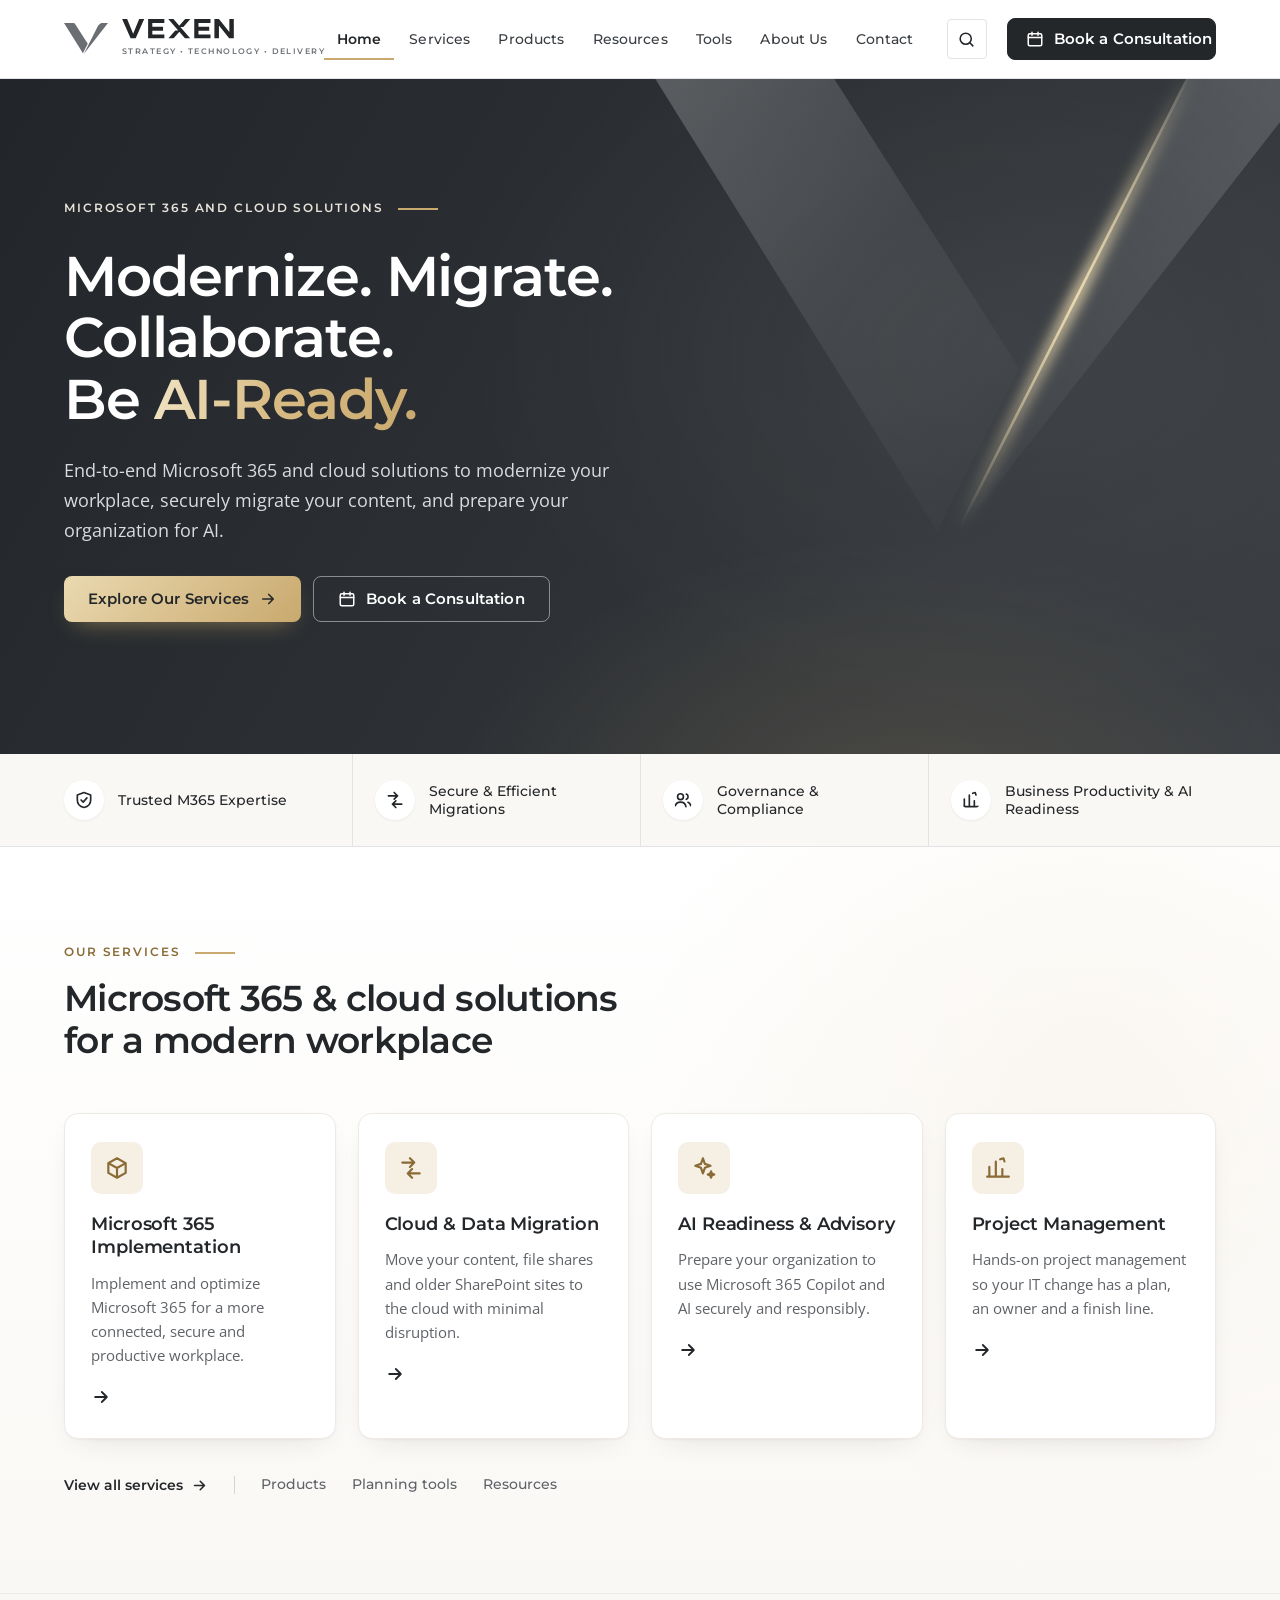
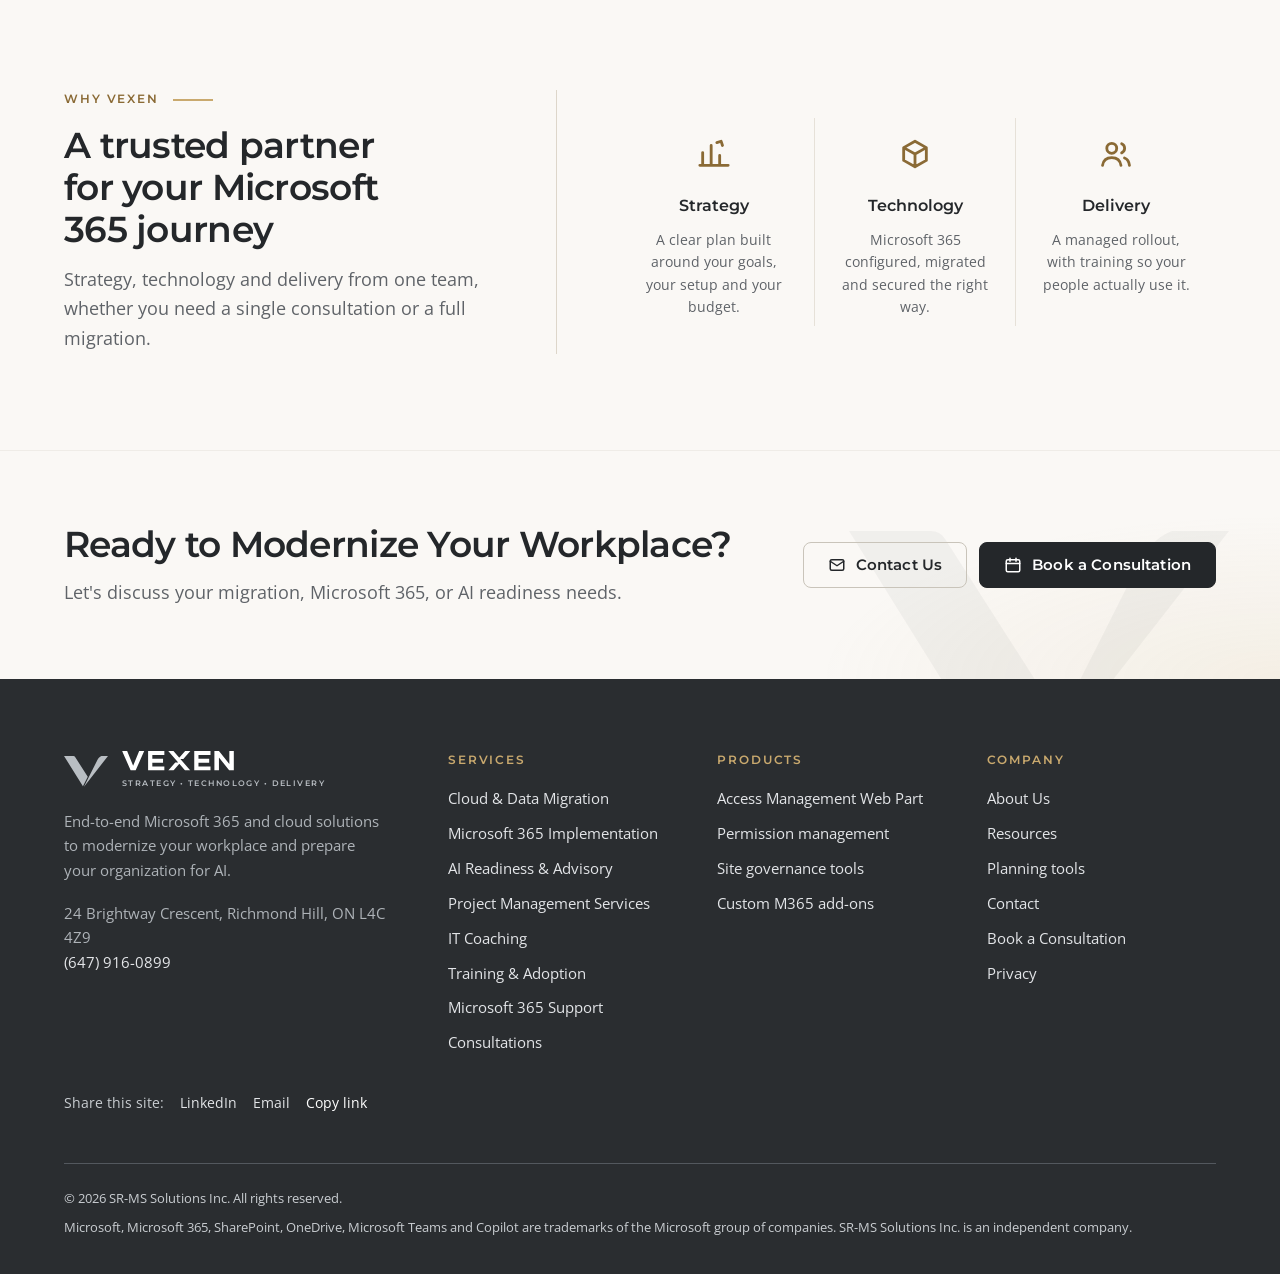
<file: index.html>
<!DOCTYPE html>
<html lang="en">
<head>
<meta charset="utf-8">
<meta name="viewport" content="width=device-width, initial-scale=1">
<title>SR-MS Solutions Inc.</title>
<meta name="theme-color" content="#3C4043">
<link rel="canonical" href="https://vexen.ca/">
<link rel="icon" href="favicon.svg" type="image/svg+xml">
<meta property="og:type" content="website">
<meta property="og:title" content="SR-MS Solutions Inc.">
<meta property="og:description" content="Microsoft 365 and cloud solutions: migration, implementation, AI readiness and SharePoint products.">
<meta property="og:url" content="https://vexen.ca/">
<meta name="twitter:card" content="summary">
<script type="application/ld+json">{"@context":"https://schema.org","@type":"ProfessionalService","name":"SR-MS Solutions Inc.","url":"https://vexen.ca/","description":"Microsoft 365 and cloud solutions, services and consultations: migration, implementation, AI readiness and SharePoint products.","telephone":"+1-647-916-0899","address":{"@type":"PostalAddress","streetAddress":"24 Brightway Crescent","addressLocality":"Richmond Hill","addressRegion":"ON","postalCode":"L4C 4Z9","addressCountry":"CA"},"knowsAbout":["Microsoft 365","SharePoint migration","Microsoft Teams","OneDrive","Microsoft 365 Copilot readiness"]}</script>
<meta name="description" content="SR-MS Solutions Inc. provides Microsoft 365 and cloud solutions, services and consultations: migration, implementation, AI readiness and SharePoint products.">
<link rel="preconnect" href="https://fonts.googleapis.com">
<link rel="preconnect" href="https://fonts.gstatic.com" crossorigin>
<link href="https://fonts.googleapis.com/css2?family=JetBrains+Mono:wght@400;500&family=Open+Sans:wght@400;500;600;700&display=swap" rel="stylesheet">
<style>
:root{color-scheme:light;--bg:#FFFFFF;--soft:#F4F6F8;--surface:#FFFFFF;--ink:#1A2330;--muted:#566170;--line:#DDE2E8;--brand:#0067B8;--violet:#0067B8;--teal:#0067B8;--pink:#0067B8;--ok:#0B7F4C;--wait:#A85507;--deep:#0C2340;--deep-ink:#FFFFFF;--deep-muted:#B7C4D6;--deep-line:#21395A;--grad:linear-gradient(100deg,var(--brand),var(--violet) 55%,var(--pink));--shadow:0 1px 2px rgba(0,0,0,.06);--shadow-lg:0 4px 14px rgba(0,0,0,.08);--font:"Segoe UI","Open Sans",system-ui,-apple-system,"Helvetica Neue",Arial,sans-serif;--mono:"JetBrains Mono",ui-monospace,Consolas,monospace;--wrap:1200px}
*,*::before,*::after{box-sizing:border-box}
html{scroll-behavior:smooth}
body{margin:0;background:var(--bg);color:var(--ink);font-family:var(--font);font-size:16.5px;line-height:1.65;-webkit-font-smoothing:antialiased}
img,svg{max-width:100%}
a{color:var(--brand)}
h1,h2,h3,h4,p,ul,ol{margin:0}
ul,ol{padding:0;list-style:none}
h1,h2{font-weight:800;text-wrap:balance;overflow-wrap:break-word}
h1{font-size:clamp(2.4rem,5.2vw,4.3rem);line-height:1.05;letter-spacing:-.035em}
h2{font-size:clamp(1.8rem,3.3vw,2.7rem);line-height:1.12;letter-spacing:-.03em}
h3{font-size:1.15rem;font-weight:700;line-height:1.3;letter-spacing:-.01em;text-wrap:balance}
h4{font-size:1rem;font-weight:700}
:focus-visible{outline:3px solid var(--brand);outline-offset:3px;border-radius:8px}
.wrap{width:100%;max-width:var(--wrap);margin:0 auto;padding:0 24px}
.label{display:inline-flex;width:fit-content;justify-self:start;align-items:center;gap:8px;font-size:.8rem;font-weight:700;letter-spacing:.01em;color:var(--brand);background:color-mix(in srgb,var(--brand) 10%,transparent);padding:6px 14px;border-radius:999px}
.lede{font-size:1.12rem;color:var(--muted);max-width:60ch}
.section{padding:96px 0}
.soft{background:var(--soft)}
.section-head{display:grid;gap:16px;margin-bottom:48px;max-width:760px}
.skip{position:absolute;left:-999px;top:8px;background:var(--brand);color:#fff;padding:8px 14px;border-radius:999px;z-index:60}
.skip:focus{left:12px}
.mesh{position:relative;isolation:isolate;overflow:hidden}
.mesh::before{content:"";position:absolute;inset:0;z-index:-1;background:radial-gradient(55% 70% at 88% 8%,color-mix(in srgb,var(--violet) 26%,transparent),transparent 70%),radial-gradient(45% 60% at 4% 0%,color-mix(in srgb,var(--brand) 22%,transparent),transparent 70%),radial-gradient(40% 55% at 62% 100%,color-mix(in srgb,var(--teal) 16%,transparent),transparent 70%),radial-gradient(30% 40% at 100% 80%,color-mix(in srgb,var(--pink) 14%,transparent),transparent 70%)}
.btn{display:inline-flex;align-items:center;gap:10px;font:700 .98rem var(--font);padding:13px 22px;border-radius:999px;border:1.5px solid transparent;text-decoration:none;cursor:pointer;transition:transform .18s,box-shadow .18s,background .18s}
.btn svg{width:18px;height:18px;flex:none}
.btn-primary{background:var(--grad);color:#fff;box-shadow:0 10px 24px -10px color-mix(in srgb,var(--violet) 80%,transparent)}
.btn-primary:hover{transform:translateY(-2px);box-shadow:0 16px 30px -10px color-mix(in srgb,var(--violet) 90%,transparent)}
.btn-ghost{border-color:var(--line);color:var(--ink);background:var(--surface)}
.btn-ghost:hover{border-color:var(--brand);transform:translateY(-2px)}
.more{display:inline-flex;align-items:center;gap:8px;font-weight:700;font-size:.95rem;text-decoration:none;color:var(--brand)}
.more svg{width:17px;height:17px;transition:transform .18s}
.more:hover svg{transform:translateX(4px)}
.site-head{position:sticky;top:0;z-index:40;padding:12px 0}
.head-row{position:relative;display:flex;align-items:center;gap:20px;min-height:64px;max-width:calc(var(--wrap) - 48px);margin:0 24px;padding:0 10px 0 18px;border-radius:999px;border:1px solid var(--line);background:color-mix(in srgb,var(--surface) 78%,transparent);backdrop-filter:blur(18px) saturate(1.4);-webkit-backdrop-filter:blur(18px) saturate(1.4);box-shadow:var(--shadow)}
@media (min-width:1248px){.head-row{margin:0 auto}
}
.logo{display:flex;align-items:center;gap:11px;text-decoration:none;color:var(--ink);margin-right:auto}
.logo svg{width:38px;height:38px;flex:none}
.logo b{display:block;font-weight:800;font-size:1.08rem;line-height:1.1;letter-spacing:-.02em}
.logo span{display:block;font-size:.66rem;font-weight:600;letter-spacing:.04em;color:var(--muted);margin-top:2px}
.nav{display:flex;align-items:center;gap:2px}
.nav a{padding:8px 14px;border-radius:999px;text-decoration:none;color:var(--ink);font-weight:600;font-size:.93rem;transition:background .15s}
.nav a:hover{background:color-mix(in srgb,var(--ink) 6%,transparent)}
.nav a[aria-current="page"]{background:color-mix(in srgb,var(--brand) 12%,transparent);color:var(--brand)}
.head-cta{padding:10px 18px;font-size:.92rem}
.menu-btn{display:none;background:none;border:0;border-radius:999px;padding:10px;color:var(--ink);cursor:pointer}
.menu-btn svg{width:22px;height:22px;display:block}
@media (max-width:1020px){.menu-btn{display:block}
.head-cta{display:none}
.nav{display:none;position:absolute;left:0;right:0;top:calc(100% + 10px);background:var(--surface);border:1px solid var(--line);border-radius:22px;box-shadow:var(--shadow-lg);flex-direction:column;align-items:stretch;padding:10px}
.nav.open{display:flex}
.nav a{padding:13px 16px}
}
@media (max-width:520px){.logo span{display:none}
.head-row{margin:0 14px}
}
.hero{margin-top:-88px;padding:160px 0 96px}
.hero-grid{display:grid;grid-template-columns:minmax(0,1.05fr) minmax(0,.95fr);gap:64px;align-items:center}
.hero h1 em{font-style:normal;background:var(--grad);-webkit-background-clip:text;background-clip:text;color:transparent}
.hero-copy{display:grid;gap:24px;min-width:0}
.hero-actions{display:flex;flex-wrap:wrap;gap:12px;margin-top:4px}
.hero-visual{position:relative;padding:0 0 118px 36px}
@media (max-width:980px){.hero-grid{grid-template-columns:1fr;gap:44px}
.hero{padding:130px 0 64px}
.hero-visual{padding:0}
}
.chip{font-size:.72rem;font-weight:700;padding:4px 11px;border-radius:999px;white-space:nowrap;align-self:start;color:var(--muted);background:color-mix(in srgb,currentColor 13%,transparent)}
.chip[data-s="copying"]{color:var(--brand)}
.chip[data-s="verified"],.chip[data-s="approved"]{color:var(--ok)}
.chip[data-s="pending"]{color:var(--wait)}
.manifest{background:color-mix(in srgb,var(--surface) 86%,transparent);backdrop-filter:blur(14px);-webkit-backdrop-filter:blur(14px);border:1px solid var(--line);border-radius:26px;box-shadow:var(--shadow-lg);font-size:.86rem}
.manifest-top{display:flex;justify-content:space-between;align-items:center;gap:12px;padding:18px 22px;border-bottom:1px solid var(--line);font-weight:700}
.manifest-top span:last-child{font-weight:600;color:var(--muted);font-size:.8rem}
.manifest ol{padding:6px 22px}
.manifest li{display:grid;grid-template-columns:minmax(0,1fr) auto;gap:8px 14px;padding:14px 0;border-bottom:1px solid var(--line)}
.manifest li:last-child{border-bottom:0}
.route{display:flex;flex-wrap:wrap;gap:4px 10px;min-width:0;font-family:var(--mono);font-size:.8rem}
.route .src{color:var(--muted)}
.route .arrow{color:var(--violet)}
.route .dst{color:var(--ink);font-weight:500}
.bar{grid-column:1/-1;height:6px;background:color-mix(in srgb,var(--ink) 8%,transparent);border-radius:6px;overflow:hidden}
.bar i{display:block;height:100%;width:0;border-radius:6px;background:var(--grad);transition:width .6s linear}
li[data-s="verified"] .bar i{background:var(--ok)}
.manifest-foot{padding:14px 22px;border-top:1px solid var(--line);color:var(--muted);font-size:.78rem}
.float-card{position:absolute;left:0;bottom:0;width:250px;background:var(--surface);border:1px solid var(--line);border-radius:22px;box-shadow:var(--shadow-lg);padding:18px;display:grid;gap:12px;font-size:.86rem}
.float-card .fc-top{display:flex;align-items:center;gap:10px;font-weight:700}
.float-card .fc-top svg{width:34px;height:34px;padding:7px;border-radius:11px;background:var(--grad);color:#fff;flex:none}
.float-card .ticks{gap:7px;font-size:.84rem}
@media (max-width:980px){.float-card{position:static;width:auto;margin-top:16px}
}
.trust{padding:0 0 8px;margin-top:-34px;position:relative;z-index:2}
.trust ul{display:grid;grid-template-columns:repeat(4,1fr);gap:14px}
.trust li{display:flex;align-items:center;gap:14px;padding:16px 18px;font-weight:700;font-size:.93rem;line-height:1.3;background:var(--surface);border:1px solid var(--line);border-radius:20px;box-shadow:var(--shadow)}
.trust svg{width:42px;height:42px;padding:10px;border-radius:13px;color:var(--brand);background:color-mix(in srgb,var(--brand) 11%,transparent);flex:none}
.trust li:nth-child(2) svg{color:var(--violet);background:color-mix(in srgb,var(--violet) 12%,transparent)}
.trust li:nth-child(3) svg{color:var(--teal);background:color-mix(in srgb,var(--teal) 13%,transparent)}
.trust li:nth-child(4) svg{color:var(--pink);background:color-mix(in srgb,var(--pink) 12%,transparent)}
@media (max-width:980px){.trust ul{grid-template-columns:1fr 1fr}
}
@media (max-width:520px){.trust ul{grid-template-columns:1fr}
}
.cards{display:grid;grid-template-columns:repeat(4,1fr);gap:20px}
@media (max-width:1100px){.cards{grid-template-columns:1fr 1fr}
}
@media (max-width:600px){.cards{grid-template-columns:1fr}
}
.card{background:var(--surface);border:1px solid var(--line);border-radius:26px;display:flex;flex-direction:column;box-shadow:var(--shadow);transition:transform .2s,box-shadow .2s,border-color .2s}
.card:hover{transform:translateY(-6px);box-shadow:var(--shadow-lg);border-color:color-mix(in srgb,var(--brand) 40%,var(--line))}
.card-top{display:flex;align-items:center;justify-content:space-between;gap:12px;padding:24px 24px 0}
.ico{display:grid;place-items:center;width:52px;height:52px;border-radius:16px;color:#fff;background:linear-gradient(135deg,var(--brand),#3B9BEA);flex:none}
.ico svg{width:26px;height:26px}
.card:nth-child(2) .ico{background:linear-gradient(135deg,var(--violet),#9A82F5)}
.card:nth-child(3) .ico{background:linear-gradient(135deg,var(--pink),var(--violet))}
.card:nth-child(4) .ico{background:linear-gradient(135deg,var(--teal),var(--brand))}
.card-tag{font-size:.74rem;font-weight:600;color:var(--muted);text-align:right}
.card-body{padding:20px 24px 26px;display:flex;flex-direction:column;gap:14px;flex:1}
.card-body p{color:var(--muted);font-size:.95rem}
.ticks{display:grid;gap:10px;font-size:.94rem}
.ticks li{display:grid;grid-template-columns:20px 1fr;gap:10px;align-items:start}
.ticks li::before{content:"";width:13px;height:7px;border-left:2.5px solid var(--brand);border-bottom:2.5px solid var(--brand);transform:rotate(-45deg);margin-top:7px}
.card .more{margin-top:auto;padding-top:8px}
.steps{display:grid;grid-template-columns:repeat(5,1fr);gap:16px}
.steps li{background:var(--surface);border:1px solid var(--line);border-radius:22px;padding:24px 22px;display:grid;gap:8px;align-content:start;box-shadow:var(--shadow)}
.steps .n{font-weight:800;font-size:2rem;line-height:1;letter-spacing:-.04em;background:var(--grad);-webkit-background-clip:text;background-clip:text;color:transparent;width:fit-content}
.steps p{color:var(--muted);font-size:.92rem}
@media (max-width:1100px){.steps{grid-template-columns:1fr 1fr}
}
@media (max-width:560px){.steps{grid-template-columns:1fr}
}
.split{display:grid;grid-template-columns:minmax(0,1fr) minmax(0,1fr);gap:64px;align-items:center}
.split>div{display:grid;gap:20px;min-width:0}
@media (max-width:900px){.split{grid-template-columns:1fr;gap:40px}
}
.demo{background:var(--surface);border:1px solid var(--line);border-radius:26px;overflow:hidden;font-size:.92rem;box-shadow:var(--shadow-lg)}
.demo-top{display:flex;justify-content:space-between;align-items:center;gap:12px;padding:18px 22px;border-bottom:1px solid var(--line)}
.demo-top b{font-weight:700}
.demo-tabs{display:flex;gap:6px;padding:16px 22px 0;flex-wrap:wrap}
.demo-tabs button{font:600 .84rem var(--font);padding:8px 14px;border-radius:999px;border:1px solid var(--line);background:transparent;color:var(--ink);cursor:pointer}
.demo-tabs button[aria-pressed="true"]{background:var(--ink);border-color:var(--ink);color:var(--bg)}
.demo ul{padding:8px 22px 12px}
.demo li{display:grid;grid-template-columns:minmax(0,1fr) auto;gap:8px 14px;align-items:center;padding:14px 0;border-bottom:1px solid var(--line)}
.demo li:last-child{border-bottom:0}
.demo li span{font-weight:600}
.demo li small{display:block;font-family:var(--mono);font-size:.75rem;color:var(--muted);overflow-wrap:anywhere}
.demo .acts{display:flex;gap:6px}
.demo .acts button{font:700 .8rem var(--font);padding:7px 13px;border-radius:999px;border:1px solid var(--line);background:var(--surface);color:var(--ink);cursor:pointer}
.demo .acts button:first-child{background:var(--brand);border-color:var(--brand);color:#fff}
.demo-foot{display:flex;gap:18px;flex-wrap:wrap;padding:14px 22px;border-top:1px solid var(--line);background:var(--soft);font-size:.8rem;font-weight:600;color:var(--muted);font-variant-numeric:tabular-nums}
.note{font-size:.8rem;color:var(--muted);margin-top:4px}
.acc{display:grid;gap:12px;max-width:860px}
details{background:var(--surface);border:1px solid var(--line);border-radius:20px;transition:box-shadow .2s}
details[open]{box-shadow:var(--shadow)}
summary{cursor:pointer;padding:20px 24px;font-weight:700;list-style:none;display:flex;justify-content:space-between;gap:16px;align-items:center;border-radius:20px}
summary::-webkit-details-marker{display:none}
summary::after{content:"+";display:grid;place-items:center;width:30px;height:30px;border-radius:50%;background:color-mix(in srgb,var(--brand) 11%,transparent);color:var(--brand);font-size:1.2rem;font-weight:500;flex:none}
details[open] summary::after{content:"–"}
details .ans{padding:0 24px 22px;color:var(--muted);display:grid;gap:12px;max-width:70ch}
details .ans ol{list-style:decimal;padding-left:22px;display:grid;gap:6px}
details .ans strong{color:var(--ink)}
.cta{padding:0 0 96px}
.cta-row{position:relative;isolation:isolate;overflow:hidden;display:flex;flex-wrap:wrap;gap:32px;align-items:center;justify-content:space-between;background:var(--deep);color:var(--deep-ink);border:1px solid var(--deep-line);border-radius:36px;padding:clamp(32px,5vw,64px)}
.cta-row::before{content:"";position:absolute;inset:0;z-index:-1;background:radial-gradient(50% 120% at 100% 0%,rgba(107,77,230,.55),transparent 70%),radial-gradient(40% 100% at 0% 100%,rgba(15,108,189,.5),transparent 70%),radial-gradient(30% 80% at 60% 110%,rgba(194,71,184,.35),transparent 70%)}
.cta-row>div:first-child{display:grid;gap:12px}
.cta-row .lede{color:var(--deep-muted)}
.cta-actions{display:flex;flex-wrap:wrap;gap:12px}
.cta-row .btn-ghost{background:rgba(255,255,255,.08);border-color:rgba(255,255,255,.28);color:#fff}
.cta-row .btn-primary{background:#fff;color:#0B1220;box-shadow:none}
.page-head{margin-top:-88px;padding:160px 0 80px}
.page-head .wrap{display:grid;gap:20px;min-width:0}
.page-head h1{max-width:18ch}
.svc{display:grid;grid-template-columns:minmax(0,5fr) minmax(0,7fr);gap:56px;padding:64px 0;border-top:1px solid var(--line)}
.svc:first-child{border-top:0}
.svc>div{display:grid;gap:18px;align-content:start}
.svc h2{font-size:clamp(1.7rem,2.8vw,2.3rem)}
.svc p{color:var(--muted)}
.two{display:grid;grid-template-columns:1fr 1fr;gap:20px}
.panel{background:var(--surface);border:1px solid var(--line);border-radius:24px;padding:26px;display:grid;gap:14px;align-content:start;box-shadow:var(--shadow);transition:transform .2s,box-shadow .2s}
.panel:hover{transform:translateY(-4px);box-shadow:var(--shadow-lg)}
.panel p{color:var(--muted);font-size:.95rem}
@media (max-width:900px){.svc{grid-template-columns:1fr;gap:28px;padding:48px 0}
.two{grid-template-columns:1fr}
}
.grid3{display:grid;grid-template-columns:repeat(3,1fr);gap:20px}
.grid2{display:grid;grid-template-columns:repeat(2,1fr);gap:20px}
@media (max-width:900px){.grid3,.grid2{grid-template-columns:1fr}
}
dl.gloss{display:grid;grid-template-columns:repeat(2,1fr);gap:16px;margin:0}
dl.gloss div{padding:20px 22px;border:1px solid var(--line);border-radius:20px;background:var(--surface)}
dl.gloss dt{font-weight:700}
dl.gloss dd{margin:4px 0 0;color:var(--muted);font-size:.95rem}
@media (max-width:760px){dl.gloss{grid-template-columns:1fr}
}
form{min-width:0;display:grid;gap:18px;background:var(--surface);border:1px solid var(--line);border-radius:28px;padding:clamp(22px,3vw,36px);box-shadow:var(--shadow-lg)}
.field{display:grid;gap:7px;min-width:0}
.row2{display:grid;grid-template-columns:minmax(0,1fr) minmax(0,1fr);gap:18px}
@media (max-width:600px){.row2{grid-template-columns:minmax(0,1fr)}
}
label{font-weight:700;font-size:.9rem}
input,select,textarea{font:inherit;color:var(--ink);background:var(--soft);border:1.5px solid var(--line);border-radius:14px;padding:12px 14px;width:100%;transition:border-color .15s,box-shadow .15s}
input:focus,select:focus,textarea:focus{outline:0;border-color:var(--brand);box-shadow:0 0 0 4px color-mix(in srgb,var(--brand) 18%,transparent)}
textarea{min-height:130px;resize:vertical}
.err{color:#C4281C;font-size:.9rem;font-weight:600}
.ready{border:1px solid var(--line);border-radius:28px;padding:clamp(22px,3vw,36px);display:grid;gap:16px;background:var(--surface);box-shadow:var(--shadow-lg)}
.ready pre{margin:0;white-space:pre-wrap;font-family:var(--mono);font-size:.84rem;background:var(--soft);border:1px solid var(--line);border-radius:14px;padding:16px;overflow-x:auto}
.contact-list{display:grid;gap:14px}
.contact-list li{display:grid;grid-template-columns:44px 1fr;gap:14px;align-items:center}
.contact-list svg{width:44px;height:44px;padding:11px;border-radius:14px;color:var(--brand);background:color-mix(in srgb,var(--brand) 11%,transparent)}
.contact-list small{display:block;color:var(--muted)}
.foot{background:var(--deep);color:var(--deep-ink);padding:64px 0 32px;border-top:1px solid var(--deep-line)}
.foot-grid{display:grid;grid-template-columns:1.5fr 1fr 1fr 1fr;gap:40px}
.foot h4{font-size:.8rem;font-weight:700;color:var(--deep-muted);margin-bottom:16px}
.foot a{color:var(--deep-ink);text-decoration:none}
.foot a:hover{text-decoration:underline}
.foot ul{display:grid;gap:10px;font-size:.94rem}
.foot .logo{color:var(--deep-ink)}
.foot .logo span,.foot p{color:var(--deep-muted)}
.foot p{font-size:.93rem;margin-top:18px;max-width:36ch}
.legal{margin-top:48px;padding-top:24px;border-top:1px solid var(--deep-line);font-size:.8rem;color:var(--deep-muted);display:grid;gap:8px}
@media (max-width:860px){.foot-grid{grid-template-columns:1fr 1fr}
}
@media (max-width:480px){.foot-grid{grid-template-columns:1fr}
}
[hidden]{display:none!important}
@media (prefers-reduced-motion:no-preference){.view:not([hidden]) .rise{animation:rise .7s cubic-bezier(.2,.7,.2,1) both}
.view:not([hidden]) .rise:nth-child(2){animation-delay:.08s}
.view:not([hidden]) .rise:nth-child(3){animation-delay:.16s}
.view:not([hidden]) .rise:nth-child(4){animation-delay:.24s}
@keyframes rise{from{transform:translateY(18px)}
to{transform:none}
}
.float-card{animation:bob 6s ease-in-out infinite}
@keyframes bob{50%{transform:translateY(-8px)}
}
}
@media (max-width:980px){.float-card{animation:none}
}
@media (prefers-reduced-motion:reduce){html{scroll-behavior:auto}
.bar i,.btn,.more svg,.card,.panel{transition:none}
}
body{font-size:16px}
h1,h2{font-weight:600;letter-spacing:-.015em}
h1{font-size:clamp(2.1rem,4vw,3.3rem);line-height:1.12}
h2{font-size:clamp(1.6rem,2.6vw,2.2rem);line-height:1.2}
h3{font-weight:600;letter-spacing:0}
.section{padding:80px 0}
.label{background:none;padding:0;border-radius:0;text-transform:uppercase;letter-spacing:.08em;font-size:.78rem;font-weight:600}
.label svg{display:none}
.mesh{background:var(--soft);border-bottom:1px solid var(--line)}
.mesh::before{display:none}
.btn{border-radius:4px;font-weight:600}
.btn-primary,.btn-primary:hover{box-shadow:none;transform:none}
.btn-primary:hover{filter:brightness(.9)}
.btn-ghost{border-color:var(--brand);color:var(--brand);background:transparent}
.btn-ghost:hover{transform:none;background:color-mix(in srgb,var(--brand) 8%,transparent)}
.more{font-weight:600}
.site-head{padding:0;background:var(--surface);border-bottom:1px solid var(--line)}
.head-row{max-width:var(--wrap);margin:0 auto;padding:0 24px;min-height:68px;border:0;border-radius:0;background:none;backdrop-filter:none;-webkit-backdrop-filter:none;box-shadow:none}
.logo b{font-weight:700;letter-spacing:0}
.nav a{border-radius:4px}
.nav a[aria-current="page"]{background:none;border-radius:0;box-shadow:inset 0 -2px 0 var(--brand)}
@media (max-width:1020px){.nav{top:100%;border-radius:0 0 8px 8px;border-top:0}
}
.hero{margin-top:0;padding:72px 0 80px}
.page-head{margin-top:0;padding:64px 0}
.hero h1 em{background:none;color:var(--brand);-webkit-text-fill-color:currentColor}
.hero-visual{padding:0}
.chip{border-radius:4px;font-weight:600}
.manifest{background:var(--surface);backdrop-filter:none;-webkit-backdrop-filter:none;border-radius:8px}
.manifest-top{font-weight:600}
.bar,.bar i{border-radius:2px}
.bar{height:4px}
.trust{margin-top:0;padding:0;border-bottom:1px solid var(--line)}
.trust ul{gap:0 24px}
.trust li{background:none;border:0;border-radius:0;box-shadow:none;padding:22px 0;font-weight:600}
.trust svg{border-radius:6px}
.card,.panel,.steps li,.demo,details,summary,form,.ready,dl.gloss div{border-radius:8px}
.card:hover,.panel:hover{transform:none;box-shadow:var(--shadow);border-color:var(--brand)}
.cards .card .ico{width:44px;height:44px;border-radius:6px;background:color-mix(in srgb,var(--brand) 10%,transparent);color:var(--brand)}
.cards .card .ico svg{width:22px;height:22px}
.steps .n{background:none;color:var(--brand);-webkit-text-fill-color:currentColor;font-weight:600;font-size:1.6rem;letter-spacing:0}
.demo-tabs button,.demo .acts button,input,select,textarea,summary::after{border-radius:4px}
.demo-top b,.demo li span,summary,label,dl.gloss dt{font-weight:600}
.contact-list svg{border-radius:6px}
.cta{padding:0;background:var(--deep)}
.cta-row{background:none;border:0;border-radius:0;padding:56px 0}
.cta-row::before{display:none}
.cta-row .btn-ghost{background:transparent;border-color:rgba(255,255,255,.6)}
.cta-row .btn-primary{color:#25282B}
.view:not([hidden]) .rise{animation:none}
</style>
<link rel="stylesheet" href="extras.css?v=11">
<link rel="preconnect" href="https://fonts.googleapis.com"><link rel="preconnect" href="https://fonts.gstatic.com" crossorigin><link rel="stylesheet" href="https://fonts.googleapis.com/css2?family=Montserrat:wght@500;600;700&amp;display=swap">
<link rel="stylesheet" href="pro.css?v=2">
</head>
<body>
<a class="skip" href="#main">Skip to content</a>
<svg width="0" height="0" style="position:absolute" aria-hidden="true">
<defs>
<symbol id="i-vx" viewBox="0 0 400 282" fill="currentColor"><path d="M0 0H86Q96 0 101 8L216 188L172 276Z"/><path d="M340 0H400L180 282L298 48Q316 8 340 0Z"/></symbol><symbol id="i-vx-rev" viewBox="0 0 400 282" fill="currentColor"><path d="M0 0H86Q96 0 101 8L216 188L172 276Z"/><path d="M340 0H400L180 282L298 48Q316 8 340 0Z"/></symbol>
<symbol id="i-wm" viewBox="0 0 344 60" fill="currentColor"><path d="M0 0 15.5 0 34 45 52.5 0 68 0 41.5 60 26.5 60ZM80 0 130 0 130 12 93 12 93 24 126 24 126 36 93 36 93 48 130 48 130 60 80 60ZM142 0 158 0 210 60 194 60ZM194 0 210 0 188.5 24.8 172.5 24.8ZM163.5 35.2 179.5 35.2 158 60 142 60ZM222 0 272 0 272 12 235 12 235 24 268 24 268 36 235 36 235 48 272 48 272 60 222 60ZM284 0 298 0 330 40 330 0 344 0 344 60 330 60 298 20 298 60 284 60Z"/></symbol>
<symbol id="i-search" viewBox="0 0 24 24" fill="none" stroke="currentColor" stroke-width="2" stroke-linecap="round"><circle cx="11" cy="11" r="7"/><path d="M20 20l-3.5-3.5"/></symbol>
<symbol id="i-arrow" viewBox="0 0 24 24" fill="none" stroke="currentColor" stroke-width="2.2" stroke-linecap="round" stroke-linejoin="round"><path d="M5 12h14M13 6l6 6-6 6"/></symbol>
<symbol id="i-cal" viewBox="0 0 24 24" fill="none" stroke="currentColor" stroke-width="2" stroke-linecap="round" stroke-linejoin="round"><rect x="3" y="5" width="18" height="16" rx="2"/><path d="M3 10h18M8 3v4M16 3v4"/></symbol>
<symbol id="i-box" viewBox="0 0 24 24" fill="none" stroke="currentColor" stroke-width="2" stroke-linecap="round" stroke-linejoin="round"><path d="M12 3l8 4.5v9L12 21l-8-4.5v-9L12 3zM4 7.5l8 4.5 8-4.5M12 12v9"/></symbol>
<symbol id="i-shield" viewBox="0 0 24 24" fill="none" stroke="currentColor" stroke-width="2" stroke-linecap="round" stroke-linejoin="round"><path d="M12 3l8 3v6c0 4.5-3.2 8-8 9-4.800-1-8-4.500-8-9V6l8-3z"/><path d="M8.500 12l2.500 2.500 4.500-5"/></symbol>
<symbol id="i-move" viewBox="0 0 24 24" fill="none" stroke="currentColor" stroke-width="2" stroke-linecap="round" stroke-linejoin="round"><path d="M4 7h11M11 3l4 4-4 4M20 17H9M13 13l-4 4 4 4"/></symbol>
<symbol id="i-people" viewBox="0 0 24 24" fill="none" stroke="currentColor" stroke-width="2" stroke-linecap="round" stroke-linejoin="round"><circle cx="9" cy="8" r="3.500"/><path d="M2.500 20c.500-3.500 3-5.500 6.500-5.500s6 2 6.500 5.500M16 4.800a3.500 3.500 0 010 6.400M18 14.800c2 .700 3.200 2.500 3.500 5.200"/></symbol>
<symbol id="i-chart" viewBox="0 0 24 24" fill="none" stroke="currentColor" stroke-width="2" stroke-linecap="round" stroke-linejoin="round"><path d="M4 20V11M10 20V6M16 20v-7M22 20H2M14 4l3-1 1 3"/></symbol>
<symbol id="i-mail" viewBox="0 0 24 24" fill="none" stroke="currentColor" stroke-width="2" stroke-linecap="round" stroke-linejoin="round"><rect x="3" y="5" width="18" height="14" rx="2"/><path d="M3 7l9 6 9-6"/></symbol>
<symbol id="i-phone" viewBox="0 0 24 24" fill="none" stroke="currentColor" stroke-width="2" stroke-linecap="round" stroke-linejoin="round"><path d="M5 3h4l2 5-2.500 1.500a11 11 0 006 6L16 13l5 2v4a2 2 0 01-2 2A16 16 0 013 5a2 2 0 012-2z"/></symbol>
<symbol id="i-pin" viewBox="0 0 24 24" fill="none" stroke="currentColor" stroke-width="2" stroke-linecap="round" stroke-linejoin="round"><path d="M12 21s7-6.200 7-11.500A7 7 0 005 9.500C5 14.800 12 21 12 21z"/><circle cx="12" cy="9.500" r="2.500"/></symbol>
<symbol id="i-menu" viewBox="0 0 24 24" fill="none" stroke="currentColor" stroke-width="2.200" stroke-linecap="round"><path d="M4 7h16M4 12h16M4 17h16"/></symbol>
<linearGradient id="lg" x1="0" y1="0" x2="1" y2="1"><stop offset="0" stop-color="#0F6CBD"/><stop offset=".6" stop-color="#6B4DE6"/><stop offset="1" stop-color="#C247B8"/></linearGradient>
<symbol id="i-logo" viewBox="0 0 48 48"><rect x="2" y="2" width="44" height="44" rx="6" fill="#3C4043"/><path d="M13 31h11a6 6 0 006-6v-7" fill="none" stroke="#fff" stroke-width="4" stroke-linecap="round"/><path d="M23 20l7-7 7 7" fill="none" stroke="#fff" stroke-width="4" stroke-linecap="round" stroke-linejoin="round"/><circle cx="13" cy="31" r="3.5" fill="#fff"/></symbol>
<symbol id="i-spark" viewBox="0 0 24 24" fill="none" stroke="currentColor" stroke-width="2" stroke-linecap="round" stroke-linejoin="round"><path d="M11 3l1.8 5.2L18 10l-5.2 1.800L11 17l-1.800-5.200L4 10l5.200-1.800L11 3zM18.500 15l.8 2.200 2.200.8-2.200.8-.8 2.200-.8-2.200-2.200-.8 2.200-.8.8-2.200z"/></symbol>
</defs>
</svg>
<header class="site-head">
<div class="wrap head-row">
<a class="logo" href="#home" aria-label="Vexen home">
<svg class="vx-mark" aria-hidden="true" viewBox="0 0 400 282"><use href="#i-vx"/></svg><span class="vx-div" aria-hidden="true"></span><div class="vx-text"><svg class="vx-word" aria-hidden="true" viewBox="0 0 344 60"><use href="#i-wm"/></svg><span class="vx-tag">Strategy &bull; Technology &bull; Delivery</span></div>
</a>
<button class="menu-btn" id="menu-btn" aria-expanded="false" aria-controls="nav" aria-label="Open menu"><svg aria-hidden="true"><use href="#i-menu"/></svg></button>
<nav class="nav" id="nav" aria-label="Main">
<a href="#home">Home</a>
<a href="#services">Services</a>
<a href="#products">Products</a>
<a href="#resources">Resources</a>
<a href="#tools">Tools</a>
<a href="#about">About Us</a>
<a href="#contact">Contact</a>
</nav>
<button class="search-btn" id="search-btn" type="button" aria-label="Search this site (Ctrl K)" title="Search (Ctrl K)"><svg aria-hidden="true"><use href="#i-search"/></svg></button>
<a class="btn btn-primary head-cta" href="#contact" data-topic="Book a consultation"><svg aria-hidden="true"><use href="#i-cal"/></svg>Book a Consultation</a>
</div>
</header>
<main id="main">
<!-- ================= HOME ================= -->
<div class="view" id="home">
<section class="mesh hero">
<div class="wrap hero-grid">
<div class="hero-copy">
<p class="label rise">Microsoft 365 and cloud solutions</p>
<h1 class="rise">Modernize. Migrate. Collaborate. Be <em>AI-Ready.</em></h1>
<p class="lede rise">End-to-end Microsoft 365 and cloud solutions to modernize your workplace, securely migrate your content, and prepare your organization for AI.</p>
<div class="hero-actions rise">
<a class="btn btn-gold" href="#services">Explore Our Services<svg aria-hidden="true"><use href="#i-arrow"/></svg></a>
<a class="btn btn-ghost" href="#contact" data-topic="Book a consultation"><svg aria-hidden="true"><use href="#i-cal"/></svg>Book a Consultation</a>
</div>
</div>
</div>
<svg class="hero-v" aria-hidden="true" viewBox="0 0 400 282" preserveAspectRatio="xMidYMid meet">
<defs>
<linearGradient id="hvA" x1="0" y1="0" x2="1" y2="1"><stop offset="0" stop-color="#fff" stop-opacity=".26"/><stop offset=".55" stop-color="#fff" stop-opacity=".07"/><stop offset="1" stop-color="#fff" stop-opacity="0"/></linearGradient>
<linearGradient id="hvB" x1="1" y1="0" x2="0" y2="1"><stop offset="0" stop-color="#fff" stop-opacity=".2"/><stop offset=".7" stop-color="#fff" stop-opacity=".05"/><stop offset="1" stop-color="#fff" stop-opacity="0"/></linearGradient>
<linearGradient id="hvG" x1="0" y1="0" x2="0" y2="1"><stop offset="0" stop-color="#EAD9B0" stop-opacity="0"/><stop offset=".5" stop-color="#EAD9B0"/><stop offset="1" stop-color="#EAD9B0" stop-opacity="0"/></linearGradient>
<filter id="hvGlow" x="-50%" y="-10%" width="200%" height="120%"><feGaussianBlur stdDeviation="3.5"/></filter>
</defs>
<path fill="url(#hvA)" d="M0 0H86Q96 0 101 8L216 188L172 276Z"/>
<path fill="url(#hvB)" d="M340 0H400L180 282L298 48Q316 8 340 0Z"/>
<path d="M310 26L184 274" stroke="url(#hvG)" stroke-width="6" filter="url(#hvGlow)" fill="none"/>
<path d="M310 26L184 274" stroke="url(#hvG)" stroke-width="1.4" fill="none"/>
</svg>
</section>
<section class="trust" aria-label="What you can expect">
<div class="wrap">
<ul>
<li><svg aria-hidden="true"><use href="#i-shield"/></svg>Trusted M365 Expertise</li>
<li><svg aria-hidden="true"><use href="#i-move"/></svg>Secure &amp; Efficient Migrations</li>
<li><svg aria-hidden="true"><use href="#i-people"/></svg>Governance &amp; Compliance</li>
<li><svg aria-hidden="true"><use href="#i-chart"/></svg>Business Productivity &amp; AI Readiness</li>
</ul>
</div>
</section>
<section class="section home-svc">
<div class="wrap">
<div class="section-head"><p class="label">Our services</p><h2>Microsoft 365 &amp; cloud solutions for a modern workplace</h2></div>
<div class="svc4">
<a class="svc-card" href="#svc-m365"><span class="ico"><svg aria-hidden="true"><use href="#i-box"/></svg></span><h3>Microsoft 365 Implementation</h3><p>Implement and optimize Microsoft 365 for a more connected, secure and productive workplace.</p><span class="go" aria-hidden="true"><svg><use href="#i-arrow"/></svg></span></a>
<a class="svc-card" href="#svc-migration"><span class="ico"><svg aria-hidden="true"><use href="#i-move"/></svg></span><h3>Cloud &amp; Data Migration</h3><p>Move your content, file shares and older SharePoint sites to the cloud with minimal disruption.</p><span class="go" aria-hidden="true"><svg><use href="#i-arrow"/></svg></span></a>
<a class="svc-card" href="#svc-ai"><span class="ico"><svg aria-hidden="true"><use href="#i-spark"/></svg></span><h3>AI Readiness &amp; Advisory</h3><p>Prepare your organization to use Microsoft 365 Copilot and AI securely and responsibly.</p><span class="go" aria-hidden="true"><svg><use href="#i-arrow"/></svg></span></a>
<a class="svc-card" href="#svc-pm"><span class="ico"><svg aria-hidden="true"><use href="#i-chart"/></svg></span><h3>Project Management</h3><p>Hands-on project management so your IT change has a plan, an owner and a finish line.</p><span class="go" aria-hidden="true"><svg><use href="#i-arrow"/></svg></span></a>
</div>
<div class="explore"><a class="more" href="#services">View all services<svg aria-hidden="true"><use href="#i-arrow"/></svg></a><span class="sep" aria-hidden="true"></span><a href="#products">Products</a><a href="#tools">Planning tools</a><a href="#resources">Resources</a></div>
</div>
</section>
<section class="section why">
<div class="wrap why-grid">
<div class="section-head"><p class="label">Why Vexen</p><h2>A trusted partner for your Microsoft 365 journey</h2><p class="lede">Strategy, technology and delivery from one team, whether you need a single consultation or a full migration.</p></div>
<ul class="why-list">
<li><span class="ico"><svg aria-hidden="true"><use href="#i-chart"/></svg></span><b>Strategy</b><p>A clear plan built around your goals, your setup and your budget.</p></li>
<li><span class="ico"><svg aria-hidden="true"><use href="#i-box"/></svg></span><b>Technology</b><p>Microsoft 365 configured, migrated and secured the right way.</p></li>
<li><span class="ico"><svg aria-hidden="true"><use href="#i-people"/></svg></span><b>Delivery</b><p>A managed rollout, with training so your people actually use it.</p></li>
</ul>
</div>
</section>
</div>
<!-- ================= SERVICES ================= -->
<div class="view" id="services" hidden>
<section class="mesh page-head"><svg class="hero-mark" aria-hidden="true" viewBox="0 0 400 282"><use href="#i-vx"/></svg>
<div class="wrap">
<p class="label rise">Services</p>
<h1 class="rise">Solutions, services and consultations</h1>
<p class="lede rise">Comprehensive Microsoft 365 and cloud solutions to support your digital transformation, from a single advisory session to a full migration.</p>
</div>
</section>
<section class="section">
<div class="wrap">
<div class="section-head"><p class="label">What we offer</p><h2>Choose a service</h2><p class="lede">Each service has its own page showing what we do, what you receive and how it works.</p></div>
<div class="cards" id="svc-grid"></div>
</div>
</section>
<section class="section pt0">
<div class="wrap">
<div class="section-head">
<p class="label">Not sure where to start?</p>
<h2>Find your starting point</h2>
<p class="lede">Two quick questions. We suggest the service that fits and what usually comes first.</p>
</div>
<div class="finder" id="finder"></div>
</div>
</section>
<section class="soft section">
<div class="wrap">
<div class="section-head">
<p class="label">Illustrative examples</p>
<h2>How an engagement might look</h2>
<p class="lede">Three typical situations and how we would approach them. These are examples to show our method, not client stories.</p>
</div>
<div class="grid3">
<div class="panel"><span class="tag">Example</span><h3>A small office on an ageing file server</h3><p>Years of folders, a few people who know where things are, and a server due for replacement.</p><p class="start"><strong>Where we would start:</strong> an inventory and clean-up, then a move to SharePoint and OneDrive in a few waves, with a short training session for everyone.</p></div>
<div class="panel"><span class="tag">Example</span><h3>A growing team already on Microsoft 365</h3><p>Teams, sites and shared folders were created as needed, and nobody is sure where the current version lives.</p><p class="start"><strong>Where we would start:</strong> a review of the current setup, a simple structure and naming rules, then tidying up and helping people adopt it.</p></div>
<div class="panel"><span class="tag">Example</span><h3>An organization that wants Copilot soon</h3><p>Licences are being considered, but content is overshared and old files are everywhere.</p><p class="start"><strong>Where we would start:</strong> a readiness assessment, fixes for oversharing and sensitive content, then a pilot group with clear guidelines.</p></div>
</div>
</div>
</section>
<section class="section">
<div class="wrap">
<div class="section-head">
<p class="label">Common questions</p>
<h2>Before you book</h2>
</div>
<div class="acc">
<details><summary>Do you work with individuals and small teams, or only large companies?</summary><div class="ans"><p>Both. We provide solutions, services and consultations to individuals, small businesses and larger organizations. The scope changes with size; the method does not.</p></div></details>
<details><summary>Will our people be able to keep working during a migration?</summary><div class="ans"><p>Yes. Content moves in planned waves, usually outside working hours, and each wave is verified before the old location is set to read-only. Nobody is asked to stop working while files copy.</p></div></details>
<details><summary>What happens to our permissions when files move to SharePoint?</summary><div class="ans"><p>We map them before migrating. File share permissions rarely translate one-to-one, so we review who has access to what, agree on a cleaner structure with you, and then apply it in SharePoint.</p></div></details>
<details><summary>We want Microsoft 365 Copilot. Where should we start?</summary><div class="ans"><p>With your data. Copilot answers using whatever each person can already open, so overshared sites and stale content show up in its answers. An AI readiness assessment finds those gaps first.</p></div></details>
<details><summary>Can you build something specific to our organization?</summary><div class="ans"><p>Yes. Alongside our ready-to-use products we build custom Microsoft 365 add-ons for needs the standard tools do not cover.</p></div></details>
</div>
</div>
</section>
</div>
<!-- ================= SERVICE PAGES (filled by services.js) ================= -->
<div class="view" id="svc-migration" hidden></div>
<div class="view" id="svc-m365" hidden></div>
<div class="view" id="svc-ai" hidden></div>
<div class="view" id="svc-pm" hidden></div>
<div class="view" id="svc-coaching" hidden></div>
<div class="view" id="svc-training" hidden></div>
<div class="view" id="svc-support" hidden></div>
<div class="view" id="svc-consult" hidden></div>
<!-- ================= PRODUCTS ================= -->
<div class="view" id="products" hidden>
<section class="mesh page-head"><svg class="hero-mark" aria-hidden="true" viewBox="0 0 400 282"><use href="#i-vx"/></svg>
<div class="wrap">
<p class="label rise">Products</p>
<h1 class="rise">Ready-to-use SharePoint and Microsoft 365 solutions</h1>
<p class="lede rise">Tools that simplify access management and site governance, installed in your own tenant and configured to your rules.</p>
</div>
</section>
<section class="section">
<div class="wrap split">
<div>
<p class="label">Featured product</p>
<h2>SharePoint Access Management Web Part</h2>
<p class="lede">One web part on your SharePoint site for the whole access cycle. People ask for access where they need it, owners approve it, and administrators can report on it.</p>
<ul class="ticks">
<li><span><strong>Request access.</strong> A clear form in place of ad-hoc emails.</span></li>
<li><span><strong>Approve access.</strong> Site owners approve or decline in one click.</span></li>
<li><span><strong>Manage permissions.</strong> See and adjust who can open what.</span></li>
<li><span><strong>Access reports.</strong> A record of requests and decisions for reviews.</span></li>
</ul>
<div><a class="btn btn-primary" href="#contact" data-topic="SharePoint Access Management Web Part">Ask for a walkthrough<svg aria-hidden="true"><use href="#i-arrow"/></svg></a></div>
</div>
<div>
<div class="demo" data-demo></div>
<p class="note">Interactive illustration with sample data, not the product itself.</p>
</div>
</div>
</section>
<section class="section" style="padding-top:0">
<div class="wrap">
<div class="section-head"><p class="label">Also available</p><h2>More solutions</h2></div>
<div class="grid3">
<div class="panel"><h3>Permission management solutions</h3><p>Find broken inheritance, direct user permissions and overshared links across your sites, and fix them in bulk with an approval step.</p><a class="more" href="#contact" data-topic="Permission management solutions">Ask about this<svg aria-hidden="true"><use href="#i-arrow"/></svg></a></div>
<div class="panel"><h3>Site governance &amp; administration tools</h3><p>Keep site creation, ownership and lifecycle under control: every site has an owner, a purpose and a review date.</p><a class="more" href="#contact" data-topic="Site governance &amp; administration tools">Ask about this<svg aria-hidden="true"><use href="#i-arrow"/></svg></a></div>
<div class="panel"><h3>Custom M365 add-ons</h3><p>Web parts, forms and automations built for a need the standard Microsoft 365 tools do not cover.</p><a class="more" href="#contact" data-topic="Custom M365 add-on">Describe your idea<svg aria-hidden="true"><use href="#i-arrow"/></svg></a></div>
</div>
</div>
</section>
</div>
<!-- ================= RESOURCES ================= -->
<div class="view" id="resources" hidden>
<section class="mesh page-head"><svg class="hero-mark" aria-hidden="true" viewBox="0 0 400 282"><use href="#i-vx"/></svg>
<div class="wrap">
<p class="label rise">Resources</p>
<h1 class="rise">Guides for planning your move</h1>
<p class="lede rise">Short, practical reading on migration, Microsoft 365 and AI readiness. Use them to prepare for a project or for your first conversation with us.</p>
</div>
</section>
<section class="section">
<div class="wrap">
<div class="section-head"><p class="label">Quick reference</p><h2>Where should a file live?</h2><p class="lede">Microsoft 365 gives you three places for files. Most confusion disappears once everyone uses the same rule.</p></div>
<div class="grid3">
<div class="panel"><span class="tag">Mine</span><h3>OneDrive</h3><p>Your own work: drafts, notes and files you have not shared with a team yet.</p></div>
<div class="panel"><span class="tag">Ours</span><h3>Microsoft Teams</h3><p>A team's day-to-day work: files that belong with a project and its conversations.</p></div>
<div class="panel"><span class="tag">Everyone's</span><h3>SharePoint</h3><p>Content for a department or the whole organization: policies, templates and records.</p></div>
</div>
<div class="section-head" style="margin-top:72px"><p class="label">Guides</p><h2>Start here</h2></div>
<div class="acc">
<details open><summary>File shares to SharePoint: seven decisions to make first</summary><div class="ans">
<ol>
<li><strong>What not to move.</strong> Duplicates, abandoned folders and content past its retention date stay behind.</li>
<li><strong>Where each share lands.</strong> A team site, a Teams channel, or personal OneDrive.</li>
<li><strong>Who owns each destination.</strong> Every site needs a named owner before content arrives.</li>
<li><strong>How deep folders become structure.</strong> Long paths and deep nesting break sync; flatten where you can.</li>
<li><strong>Which permissions carry over.</strong> Decide what is rebuilt cleanly and what is mapped as-is.</li>
<li><strong>The order of waves.</strong> Start with a willing team, finish with the most complex share.</li>
<li><strong>When the old share goes read-only.</strong> Set the date and tell people before the wave starts.</li>
</ol></div></details>
<details><summary>SharePoint on-premises to SharePoint Online: a pre-migration checklist</summary><div class="ans">
<ol>
<li>Inventory site collections, sizes, last-modified dates and owners.</li>
<li>List customizations: farm solutions, custom workflows, InfoPath forms and scripts.</li>
<li>Decide the replacement for each customization or agree to retire it.</li>
<li>Check for checked-out files, very large files and unsupported characters.</li>
<li>Agree on the new site architecture, including hub sites and navigation.</li>
<li>Run a pilot migration on one representative site and review the report.</li>
<li>Prepare communications and training for each wave.</li>
</ol></div></details>
<details><summary>Microsoft 365 Copilot readiness: six questions to answer</summary><div class="ans">
<ol>
<li>Which sites are shared with everyone, and should they be?</li>
<li>Where does sensitive content live, and is it labelled?</li>
<li>How much content is outdated enough to mislead an AI answer?</li>
<li>Who are the first users, and what tasks will they use it for?</li>
<li>What are staff allowed to do with AI output, and where is that written down?</li>
<li>How will you measure whether it is helping?</li>
</ol>
<p>If two or more of these have no clear answer, begin with an assessment before buying licences.</p></div></details>
<details><summary>Governance in plain terms: five rules that keep Microsoft 365 tidy</summary><div class="ans">
<ol>
<li>Every site and team has at least two owners.</li>
<li>New sites are created through one request route with a stated purpose.</li>
<li>External sharing is on only where the business needs it.</li>
<li>Inactive sites are reviewed on a schedule, then archived or deleted.</li>
<li>Access is granted to groups, not to individuals one at a time.</li>
</ol></div></details>
<details><summary>SharePoint permissions in plain terms</summary><div class="ans">
<p>Every SharePoint site starts with three groups. Put people in the right group and you rarely need anything else.</p>
<ol>
<li><strong>Owners</strong> have full control. They manage the site and decide who gets in. Keep this group small.</li>
<li><strong>Members</strong> can add, edit and delete content. This is where most of the team belongs.</li>
<li><strong>Visitors</strong> can read but not change anything.</li>
</ol>
<p>Give access to a group, not to a single file or person, and avoid special permissions on individual folders. Every exception is something you will have to find and review later.</p></div></details>
<details><summary>The first week after a migration: a short checklist</summary><div class="ans">
<ol>
<li>Confirm the old location is read-only, so nobody keeps working in the wrong place.</li>
<li>Check that OneDrive sync is working on each person's computer.</li>
<li>Replace old shortcuts and mapped drives with links to the new sites.</li>
<li>Collect questions in one place and answer them where everyone can see.</li>
<li>Review the sharing links created in the first days.</li>
<li>Set the date when the old location will be switched off, and tell people.</li>
</ol></div></details>
<details><summary>Before you turn on external sharing: five things to decide</summary><div class="ans">
<ol>
<li>Which sites may be shared outside the organization, and which may never be.</li>
<li>Who is allowed to share externally: everyone, or site owners only.</li>
<li>The default link type. Links for specific people are safer than links anyone can open.</li>
<li>Whether links to outside people expire, and after how long.</li>
<li>How often guest access is reviewed, and by whom.</li>
</ol></div></details>
</div>
</div>
</section>
<section class="section pt0">
<div class="wrap">
<div class="section-head">
<p class="label">Why move</p>
<h2>File server or Microsoft 365?</h2>
<p class="lede">What changes for your people when files move from a server in the office to Microsoft 365.</p>
</div>
<div class="table-wrap">
<table class="cmp">
<thead><tr><td></td><th scope="col">File server</th><th scope="col">Microsoft 365</th></tr></thead>
<tbody>
<tr><th scope="row">Getting to your files</th><td>In the office, or through a VPN</td><td>Any device, through a browser or the apps</td></tr>
<tr><th scope="row">Working on one document</th><td>One person at a time, with copies sent by email</td><td>Several people at once, with version history</td></tr>
<tr><th scope="row">Sharing outside the company</th><td>Email attachments</td><td>Links you can limit, expire and take back</td></tr>
<tr><th scope="row">Finding things</th><td>Folder by folder</td><td>Search across sites, files and conversations</td></tr>
<tr><th scope="row">Knowing who has access</th><td>Set folder by folder and hard to review</td><td>Managed through groups you can review</td></tr>
<tr><th scope="row">Using AI</th><td>Content is out of reach for Microsoft 365 Copilot</td><td>Copilot can use content each person is allowed to open</td></tr>
</tbody>
</table>
</div>
</div>
</section>
<section class="section" style="padding-top:0">
<div class="wrap">
<div class="section-head"><p class="label">Glossary</p><h2>Terms you will hear from us</h2></div>
<dl class="gloss">
<div><dt>Tenant</dt><dd>Your organization's own Microsoft 365 environment, with its users, data and settings.</dd></div>
<div><dt>Migration wave</dt><dd>A batch of content moved together on a set date, then verified before the next batch.</dd></div>
<div><dt>Permission inheritance</dt><dd>A folder or file taking its access rules from the site above it. Breaking it creates exceptions to track.</dd></div>
<div><dt>Oversharing</dt><dd>Content that more people can open than need to, often through old links or broad groups.</dd></div>
<div><dt>Web part</dt><dd>A building block added to a SharePoint page, such as a list, a form or a custom tool.</dd></div>
<div><dt>Governance</dt><dd>The agreed rules for who can create, share, keep and delete content, and who checks.</dd></div>
<div><dt>Adoption</dt><dd>The work of helping people use the new tools in their daily tasks, beyond switching them on.</dd></div>
<div><dt>AI readiness</dt><dd>How prepared your data, security and people are for tools such as Microsoft 365 Copilot.</dd></div>
</dl>
</div>
</section>
</div>
<!-- ================= ABOUT ================= -->
<div class="view" id="about" hidden>
<section class="mesh page-head"><svg class="hero-mark" aria-hidden="true" viewBox="0 0 400 282"><use href="#i-vx"/></svg>
<div class="wrap">
<p class="label rise">About us</p>
<h1 class="rise">A focused Microsoft 365 practice</h1>
<p class="lede rise">SR-MS Solutions Inc. provides solutions, services and consultations to people and organizations who want a modern, secure and AI-ready workplace.</p>
</div>
</section>
<section class="section">
<div class="wrap split" style="align-items:start">
<div>
<p class="label">What we do</p>
<h2>M365. Migration. Modern workplace.</h2>
<p class="lede">Those three things are our whole focus. We move content to the cloud, set up Microsoft 365 so people can work together in it, prepare organizations for AI, and build products that make SharePoint easier to run.</p>
<p class="lede">We work with individuals, small businesses and larger organizations. Some come for one consultation. Others stay with us from the first assessment through migration, adoption and governance.</p>
</div>
<div class="grid2">
<div class="panel"><h3>Plan before moving</h3><p>Nothing migrates until the destination, the owner and the permissions are agreed in writing.</p></div>
<div class="panel"><h3>Security is part of the job</h3><p>Governance and compliance are built into every project, never added at the end.</p></div>
<div class="panel"><h3>Plain language</h3><p>You get explanations and documents your whole team can follow, with the jargon defined.</p></div>
<div class="panel"><h3>Leave you independent</h3><p>Training and handover mean your people can run the environment after we finish.</p></div>
</div>
</div>
</section>
<section class="section" style="padding-top:0">
<div class="wrap">
<div class="section-head"><p class="label">Who we help</p><h2>Organizations of every size</h2></div>
<div class="grid3">
<div class="panel"><h3>Individuals &amp; professionals</h3><p>Advice on setting up Microsoft 365, organizing files in OneDrive and SharePoint, and working securely.</p></div>
<div class="panel"><h3>Small &amp; mid-sized businesses</h3><p>Moving off file servers, rolling out Teams, and getting value from the licences you already pay for.</p></div>
<div class="panel"><h3>Larger organizations</h3><p>Multi-wave migrations, governance programs, Copilot readiness and custom products for many sites.</p></div>
</div>
</div>
</section>
<section class="soft section">
<div class="wrap">
<div class="section-head">
<p class="label">How an engagement runs</p>
<h2>From first call to a workplace people use</h2>
<p class="lede">Every project follows the same five stages, sized to your organization. You always know which stage you are in and what comes next.</p>
</div>
<ol class="steps">
<li><span class="n">01</span><h3>Consult</h3><p>We listen to what you need, look at where your content and tools are today, and agree on the goal.</p></li>
<li><span class="n">02</span><h3>Assess</h3><p>We inventory sites, file shares, permissions and licences, and flag the risks before anything moves.</p></li>
<li><span class="n">03</span><h3>Plan</h3><p>You get a written plan: what moves where, in which wave, who approves it, and how we roll back.</p></li>
<li><span class="n">04</span><h3>Deliver</h3><p>We migrate and configure in waves, verify every wave, and keep your people working throughout.</p></li>
<li><span class="n">05</span><h3>Adopt &amp; govern</h3><p>Training, handover documents and governance rules so the new environment stays tidy and secure.</p></li>
</ol>
</div>
</section>
</div>
<!-- ================= CONTACT ================= -->
<div class="view" id="contact" hidden>
<section class="mesh page-head"><svg class="hero-mark" aria-hidden="true" viewBox="0 0 400 282"><use href="#i-vx"/></svg>
<div class="wrap">
<p class="label rise">Contact</p>
<h1 class="rise">Book a consultation</h1>
<p class="lede rise">Let's discuss your migration, Microsoft 365, or AI readiness needs. Tell us a little about your situation and we will set up a time to talk.</p>
</div>
</section>
<section class="section">
<div class="wrap split" style="align-items:start">
<div>
<form id="contact-form" novalidate>
<div class="row2">
<div class="field"><label for="f-name">Your name</label><input id="f-name" name="name" autocomplete="name" required></div>
<div class="field"><label for="f-email">Email</label><input id="f-email" name="email" type="email" autocomplete="email" required></div>
</div>
<div class="row2">
<div class="field"><label for="f-company">Company (optional)</label><input id="f-company" name="company" autocomplete="organization"></div>
<div class="field"><label for="f-topic">I am interested in</label>
<select id="f-topic" name="topic">
<option>Book a consultation</option>
<option>Cloud &amp; Data Migration</option>
<option>Microsoft 365 Implementation</option>
<option>AI Readiness &amp; Advisory</option>
<option>SharePoint Access Management Web Part</option>
<option>Permission management solutions</option>
<option>Site governance &amp; administration tools</option>
<option>Custom M365 add-on</option>
<option>Something else</option>
</select>
</div>
</div>
<div class="field"><label for="f-msg">What would you like help with?</label><textarea id="f-msg" name="message" required placeholder="For example: we have about 400 GB on a file server and want to move to SharePoint this year."></textarea></div>
<p class="err" id="f-err" role="alert" hidden></p>
<div><button class="btn btn-primary" type="submit">Prepare my request<svg aria-hidden="true"><use href="#i-arrow"/></svg></button></div>
</form>
<div class="ready" id="f-ready" hidden tabindex="-1">
<h3>Your request is ready to send</h3>
<p id="f-ready-how"></p>
<pre id="f-ready-text"></pre>
<div class="cta-actions">
<button class="btn btn-primary" type="button" id="f-copy">Copy message</button>
<button class="btn btn-ghost" type="button" id="f-edit">Edit</button>
</div>
</div>
</div>
<div>
<h3 id="reach-h">Reach us directly</h3>
<ul class="contact-list" id="contact-list"></ul>
<div class="panel">
<h3>What happens next</h3>
<ol class="ticks">
<li>We reply to arrange a time that suits you.</li>
<li>We talk through your situation and goals.</li>
<li>You receive a short written summary with recommended next steps.</li>
</ol>
</div>
</div>
</div>
</section>
</div>
<!-- ================= TOOLS ================= -->
<div class="view" id="tools" hidden>
<section class="mesh page-head"><svg class="hero-mark" aria-hidden="true" viewBox="0 0 400 282"><use href="#i-vx"/></svg>
<div class="wrap">
<p class="label rise">Tools</p>
<h1 class="rise">Free planning tools</h1>
<p class="lede rise">Check how ready you are, track your Copilot preparation, build a project brief and plan your migration waves. Everything runs in your browser and nothing is sent to us unless you choose to send it.</p>
</div>
</section>
<section class="section">
<div class="wrap tools">
<div class="tool" id="tool-ready"></div>
<div class="tool" id="tool-copilot"></div>
<div class="tool" id="tool-brief"></div>
<div class="tool" id="tool-waves"></div>
</div>
</section>
</div>
<!-- ================= PRIVACY ================= -->
<div class="view" id="privacy" hidden>
<section class="mesh page-head"><svg class="hero-mark" aria-hidden="true" viewBox="0 0 400 282"><use href="#i-vx"/></svg>
<div class="wrap">
<p class="label rise">Privacy</p>
<h1 class="rise">Privacy on this website</h1>
<p class="lede rise">A short, plain description of what this website does and does not do with your information.</p>
</div>
</section>
<section class="section">
<div class="wrap prose">
<h2>No cookies, no tracking</h2>
<p>This website does not set cookies and does not use analytics or advertising trackers.</p>
<h2>The planning tools</h2>
<p>Answers you give in the planning tools, the service finder and the call-time preferences are saved only in your own browser so they are still there when you come back. They are never sent to us. Use Start over, Reset or Clear in each tool, or clear your browser data, to remove them.</p>
<h2>The contact form</h2>
<p>When you press Send my request, the details you typed are sent to us by email through Web3Forms, a form delivery service, which also keeps a copy of the submission on its own servers. A draft of your message is kept in your browser until it is sent or you clear it.</p>
<h2>When you email us</h2>
<p>If you send us an email, we use the details you provide only to reply to you and to discuss the work you asked about.</p>
<h2>Hosting and fonts</h2>
<p>The site is hosted on GitHub Pages and its fonts are loaded from Google Fonts. As with any website, those providers receive technical information such as your IP address when your browser requests the pages and fonts.</p>
<h2>Questions</h2>
<p>If you have a question about privacy, please <a href="#contact">contact us</a>.</p>
</div>
</section>
</div>
</main>
<section class="cta" id="cta-band"><svg class="hero-mark" aria-hidden="true" viewBox="0 0 400 282"><use href="#i-vx"/></svg>
<div class="wrap"><div class="cta-row">
<div>
<h2>Ready to Modernize Your Workplace?</h2>
<p class="lede">Let's discuss your migration, Microsoft 365, or AI readiness needs.</p>
</div>
<div class="cta-actions">
<a class="btn btn-ghost" href="#contact" data-topic="Something else"><svg aria-hidden="true"><use href="#i-mail"/></svg>Contact Us</a>
<a class="btn btn-primary" href="#contact" data-topic="Book a consultation"><svg aria-hidden="true"><use href="#i-cal"/></svg>Book a Consultation</a>
</div>
</div></div>
</section>
<footer class="foot">
<div class="wrap">
<div class="foot-grid">
<div>
<a class="logo" href="#home" aria-label="Vexen home"><svg class="vx-mark" aria-hidden="true" viewBox="0 0 400 282"><use href="#i-vx-rev"/></svg><span class="vx-div" aria-hidden="true"></span><div class="vx-text"><svg class="vx-word" aria-hidden="true" viewBox="0 0 344 60"><use href="#i-wm"/></svg><span class="vx-tag">Strategy &bull; Technology &bull; Delivery</span></div></a>
<p>End-to-end Microsoft 365 and cloud solutions to modernize your workplace and prepare your organization for AI.</p>
<p>24 Brightway Crescent, Richmond Hill, ON L4C 4Z9<br><a href="tel:+16479160899">(647) 916-0899</a></p>
</div>
<div><h4>Services</h4><ul>
<li><a href="#svc-migration">Cloud &amp; Data Migration</a></li>
<li><a href="#svc-m365">Microsoft 365 Implementation</a></li>
<li><a href="#svc-ai">AI Readiness &amp; Advisory</a></li>
<li><a href="#svc-consult">Consultations</a></li>
</ul></div>
<div><h4>Products</h4><ul>
<li><a href="#products">Access Management Web Part</a></li>
<li><a href="#products">Permission management</a></li>
<li><a href="#products">Site governance tools</a></li>
<li><a href="#products">Custom M365 add-ons</a></li>
</ul></div>
<div><h4>Company</h4><ul>
<li><a href="#about">About Us</a></li>
<li><a href="#resources">Resources</a></li>
<li><a href="#tools">Planning tools</a></li>
<li><a href="#contact">Contact</a></li>
<li><a href="#contact" data-topic="Book a consultation">Book a Consultation</a></li>
<li><a href="#privacy">Privacy</a></li>
</ul></div>
</div>
<div class="legal">
<span>© <span id="year">2026</span> SR-MS Solutions Inc. All rights reserved.</span>
<span>Microsoft, Microsoft 365, SharePoint, OneDrive, Microsoft Teams and Copilot are trademarks of the Microsoft group of companies. SR-MS Solutions Inc. is an independent company.</span>
</div>
</div>
</footer>
<script>
/* ---- Company details: fill these in and the contact page updates itself ---- */
var COMPANY = { email: "", phone: "(647) 916-0899", address: "24 Brightway Crescent, Richmond Hill, ON L4C 4Z9", hours: "", formKey: "14c3f21b-cd0e-436f-9838-b828cf9758c8" };
(function(){
var VIEWS = ["home","services","products","resources","tools","about","contact","privacy","svc-migration","svc-m365","svc-ai","svc-pm","svc-coaching","svc-training","svc-support","svc-consult"];
var current = null;
var nav = document.getElementById("nav"), menuBtn = document.getElementById("menu-btn");
var reduce = window.matchMedia && matchMedia("(prefers-reduced-motion: reduce)").matches;
function show(name, scrollId){
if (VIEWS.indexOf(name) < 0) name = "home";
if (name !== current){
current = name;
VIEWS.forEach(function(v){ document.getElementById(v).hidden = v !== name; });
nav.querySelectorAll("a").forEach(function(a){
if (a.getAttribute("href") === "#" + name) a.setAttribute("aria-current","page"); else a.removeAttribute("aria-current");
});
document.getElementById("cta-band").hidden = name === "contact";
}
nav.classList.remove("open"); menuBtn.setAttribute("aria-expanded","false");
var target = scrollId && document.getElementById(scrollId);
if (target){
var y = target.getBoundingClientRect().top + window.pageYOffset - 80;
window.scrollTo({top:y, behavior: reduce ? "auto" : "smooth"});
} else window.scrollTo(0,0);
}
function fromHash(){ var h = (location.hash || "").replace("#",""); if (h !== current) show(h || "home"); }
document.addEventListener("click", function(e){
var a = e.target.closest && e.target.closest('a[href^="#"]');
if (!a) return;
var h = a.getAttribute("href").slice(1);
if (h === "main" || VIEWS.indexOf(h) < 0) return;
e.preventDefault();
if (a.dataset.topic){ var s = document.getElementById("f-topic"); for (var i=0;i<s.options.length;i++) if (s.options[i].text === a.dataset.topic) s.selectedIndex = i; }
show(h, a.dataset.scroll);
try { if (location.hash !== "#" + h) location.hash = h; } catch(_){}
});
window.addEventListener("hashchange", fromHash);
menuBtn.addEventListener("click", function(){
var open = nav.classList.toggle("open"); menuBtn.setAttribute("aria-expanded", open ? "true" : "false");
});
fromHash();
/* ---- hero migration plan: rows advance queued -> copying -> verified, then loop ---- */
var rows = [].slice.call(document.querySelectorAll("#manifest li"));
var LABEL = {queued:"Queued", copying:"Copying", verified:"Verified"};
function setRow(li, s, pct){
li.dataset.s = s; var c = li.querySelector(".chip"); c.dataset.s = s; c.textContent = LABEL[s];
li.querySelector(".bar i").style.width = pct + "%";
}
if (!reduce && rows.length){
var pct = 62;
setInterval(function(){
var active = rows.filter(function(r){ return r.dataset.s === "copying"; })[0];
if (!active){
var next = rows.filter(function(r){ return r.dataset.s === "queued"; })[0];
if (!next){ rows.forEach(function(r,i){ setRow(r, i === 0 ? "copying" : "queued", 0); }); pct = 0; return; }
pct = 0; setRow(next, "copying", 0); return;
}
pct = Math.min(100, pct + 12 + Math.round(Math.random()*10));
if (pct >= 100) setRow(active, "verified", 100); else setRow(active, "copying", pct);
}, 900);
}
/* ---- access management illustration ---- */
var SAMPLE = [
{who:"A. Rivera", what:"Edit", where:"/sites/Finance/Budgets", s:"pending"},
{who:"J. Okafor", what:"Read", where:"/sites/Projects/Site-Plans", s:"pending"},
{who:"M. Chen", what:"Read", where:"/sites/PeopleTeam/Policies", s:"approved"},
{who:"External guest", what:"Edit", where:"/sites/Finance/Payroll", s:"pending"}
];
document.querySelectorAll("[data-demo]").forEach(function(root){
var items = SAMPLE.map(function(x){ return {who:x.who, what:x.what, where:x.where, s:x.s}; });
var filter = "all";
function count(s){ return items.filter(function(i){ return i.s === s; }).length; }
function render(){
root.textContent = "";
var top = el("div","demo-top"); top.appendChild(el("b",null,"Access Management")); top.appendChild(el("span","chip","Sample")); top.lastChild.dataset.s="pending"; root.appendChild(top);
var tabs = el("div","demo-tabs");
[["all","All requests"],["pending","Awaiting approval"],["approved","Approved"]].forEach(function(t){
var b = el("button",null,t[1]); b.type="button"; b.setAttribute("aria-pressed", filter===t[0] ? "true":"false");
b.addEventListener("click", function(){ filter = t[0]; render(); }); tabs.appendChild(b);
});
root.appendChild(tabs);
var ul = el("ul");
var list = items.filter(function(i){ return filter==="all" || i.s===filter; });
if (!list.length){ var e = el("li"); e.appendChild(el("span",null,"Nothing here. Every request has a decision.")); ul.appendChild(e); }
list.forEach(function(i){
var li = el("li"), d = el("div");
d.appendChild(el("span",null,i.who + " requests " + i.what)); d.appendChild(el("small",null,i.where)); li.appendChild(d);
if (i.s === "pending"){
var acts = el("div","acts");
[["Approve","approved"],["Decline","declined"]].forEach(function(a){
var b = el("button",null,a[0]); b.type="button"; b.setAttribute("aria-label", a[0]+" request from "+i.who);
b.addEventListener("click", function(){ i.s = a[1]; render(); }); acts.appendChild(b);
});
li.appendChild(acts);
} else { var c = el("span","chip", i.s === "approved" ? "Approved" : "Declined"); c.dataset.s = i.s; li.appendChild(c); }
ul.appendChild(li);
});
root.appendChild(ul);
var foot = el("div","demo-foot");
foot.appendChild(el("span",null,"Awaiting: " + count("pending")));
foot.appendChild(el("span",null,"Approved: " + count("approved")));
foot.appendChild(el("span",null,"Declined: " + count("declined")));
root.appendChild(foot);
}
render();
});
function el(tag, cls, text){ var n = document.createElement(tag); if (cls) n.className = cls; if (text != null) n.textContent = text; return n; }
/* ---- contact details ---- */
var cl = document.getElementById("contact-list");
[["i-mail","Email",COMPANY.email],["i-phone","Phone",COMPANY.phone],["i-pin","Office",COMPANY.address],["i-cal","Hours",COMPANY.hours]].forEach(function(r){
var li = el("li");
li.innerHTML = '<svg aria-hidden="true"><use href="#'+r[0]+'"/></svg>';
if (!r[2]) return;
var d = el("div"), sm = el("small",null, r[2]);
if (r[0] === "i-phone"){ var ph = el("a",null,r[2]); ph.href = "tel:+1" + r[2].replace(/\D/g,""); sm.textContent = ""; sm.appendChild(ph); }
d.appendChild(el("strong",null,r[1])); d.appendChild(sm); li.appendChild(d); cl.appendChild(li);
});
if (!cl.children.length){ cl.hidden = true; document.getElementById("reach-h").hidden = true; }
/* ---- contact form: nothing is transmitted from this page; it prepares a message to send ---- */
var form = document.getElementById("contact-form"), ready = document.getElementById("f-ready"), err = document.getElementById("f-err");
form.addEventListener("submit", function(e){
e.preventDefault();
var v = function(id){ return document.getElementById(id).value.trim(); };
var missing = [];
if (!v("f-name")) missing.push("your name");
if (!/^[^@\s]+@[^@\s]+\.[^@\s]+$/.test(v("f-email"))) missing.push("a valid email address");
if (!v("f-msg")) missing.push("a short description of what you need");
if (missing.length){ err.textContent = "Please add " + missing.join(", ") + "."; err.hidden = false; return; }
err.hidden = true;
var text = "Subject: " + v("f-topic") + "\n\nName: " + v("f-name") + "\nEmail: " + v("f-email") +
(v("f-company") ? "\nCompany: " + v("f-company") : "") + "\n\n" + v("f-msg");
document.getElementById("f-ready-text").textContent = text;
document.getElementById("f-ready-how").textContent = COMPANY.email
? "Copy the message below and email it to " + COMPANY.email + ". It has not been sent yet."
: "Copy the message below and send it to us by email. It has not been sent from this page.";
form.hidden = true; ready.hidden = false; ready.focus();
});
document.getElementById("f-edit").addEventListener("click", function(){ ready.hidden = true; form.hidden = false; });
document.getElementById("f-copy").addEventListener("click", function(){
var b = this, t = document.getElementById("f-ready-text").textContent;
var done = function(ok){ b.textContent = ok ? "Copied" : "Select the text and copy it"; setTimeout(function(){ b.textContent = "Copy message"; }, 2200); };
try { navigator.clipboard.writeText(t).then(function(){ done(true); }, function(){ done(false); }); } catch(_){ done(false); }
});
document.getElementById("year").textContent = new Date().getFullYear();
})();
</script>
<script src="extras.js?v=8"></script>
<script src="more.js?v=8"></script>
<script src="services.js"></script>
</body>
</html>
</file>
<file: extras.css>
.search-btn{display:grid;place-items:center;width:40px;height:40px;border:1px solid var(--line);border-radius:4px;background:var(--surface);color:var(--ink);cursor:pointer;flex:none}
.search-btn svg{width:19px;height:19px}
.search-btn:hover{border-color:var(--brand);color:var(--brand)}
.nav a,.head-cta,.logo span{white-space:nowrap}
.nav a{padding:8px 10px}
@media (max-width:1120px){.menu-btn{display:block;order:3}.head-cta{display:none}.nav{display:none;position:absolute;left:0;right:0;top:100%;background:var(--surface);border:1px solid var(--line);border-top:0;border-radius:0 0 8px 8px;box-shadow:var(--shadow-lg);flex-direction:column;align-items:stretch;padding:10px}.nav.open{display:flex}.nav a{padding:13px 16px}}
.sx{position:fixed;inset:0;z-index:80;background:rgba(37,40,43,.5);display:grid;align-items:start;justify-items:center;padding:10vh 16px 16px}
.sx-box{width:min(640px,100%);background:var(--surface);border:1px solid var(--line);border-radius:8px;box-shadow:0 24px 60px rgba(0,0,0,.28);overflow:hidden}
.sx-box input{border:0;border-bottom:1px solid var(--line);border-radius:0;padding:18px 20px;font-size:1.05rem;background:var(--surface);box-shadow:none}
.sx-list{max-height:52vh;overflow:auto}
.sx-item{display:block;width:100%;text-align:left;padding:12px 20px;border:0;border-bottom:1px solid var(--line);background:none;font:inherit;color:var(--ink);cursor:pointer}
.sx-item small{display:block;color:var(--muted);font-size:.8rem}
.sx-item:hover,.sx-item.on{background:var(--soft)}
.sx-empty{padding:18px 20px;color:var(--muted)}
.flash{animation:flash 1.8s}
@keyframes flash{0%,55%{background-color:color-mix(in srgb,var(--brand) 16%,transparent)}100%{background-color:transparent}}
.progress{position:fixed;top:0;left:0;height:3px;width:0;background:var(--brand);z-index:70}
.to-top{position:fixed;right:20px;bottom:20px;z-index:60;width:44px;height:44px;display:grid;place-items:center;border-radius:4px;border:1px solid var(--line);background:var(--surface);color:var(--brand);cursor:pointer;box-shadow:var(--shadow-lg)}
.to-top svg{width:20px;height:20px;transform:rotate(-90deg)}
.m-cta{display:none}
@media (max-width:700px){.m-cta{display:flex;position:fixed;left:0;right:0;bottom:0;z-index:55;padding:10px 16px;background:var(--surface);border-top:1px solid var(--line)}.m-cta .btn{width:100%;justify-content:center}body{padding-bottom:72px}.to-top{bottom:86px}}
.tools{display:grid;gap:28px}
.tool{background:var(--surface);border:1px solid var(--line);border-radius:8px;padding:clamp(20px,3vw,32px);display:grid;gap:18px;box-shadow:var(--shadow)}
.tool h2{font-size:1.5rem}
.tool>p{color:var(--muted);max-width:70ch}
.q{display:grid;grid-template-columns:minmax(0,1fr) auto;gap:10px 18px;align-items:center;padding:14px 0;border-top:1px solid var(--line)}
@media (max-width:700px){.q{grid-template-columns:1fr}}
.seg{display:inline-flex;border:1px solid var(--line);border-radius:4px;overflow:hidden;width:fit-content}
.seg button{font:600 .85rem var(--font);padding:8px 14px;border:0;border-left:1px solid var(--line);background:var(--surface);color:var(--ink);cursor:pointer}
.seg button:first-child{border-left:0}
.seg button[aria-pressed="true"]{background:var(--brand);color:#fff}
.meter{height:10px;background:var(--soft);border:1px solid var(--line);border-radius:6px;overflow:hidden}
.meter i{display:block;height:100%;width:0;background:var(--brand);transition:width .3s}
.result{background:var(--soft);border:1px solid var(--line);border-radius:8px;padding:20px;display:grid;gap:12px}
.result .big{font-size:1.5rem;font-weight:600;color:var(--ink)}
.result ul{display:grid;gap:8px;list-style:disc;padding-left:20px;color:var(--muted)}
.group-h{font-size:.78rem;font-weight:600;letter-spacing:.08em;text-transform:uppercase;color:var(--brand);margin-top:10px}
.check{display:grid;grid-template-columns:22px 1fr;gap:12px;align-items:start;padding:11px 0;border-top:1px solid var(--line);cursor:pointer;font-weight:500;font-size:1rem}
.check input,.opt input{width:18px;height:18px;padding:0;margin:4px 0 0;accent-color:var(--brand);box-shadow:none}
.check small{display:block;color:var(--muted);font-weight:400}
.opts{display:flex;flex-wrap:wrap;gap:8px}
.opt{display:inline-flex;align-items:center;gap:8px;border:1px solid var(--line);border-radius:4px;padding:8px 12px;cursor:pointer;font-weight:500;font-size:.92rem}
.opt input{margin:0;width:16px;height:16px}
.brief-grid{display:grid;grid-template-columns:minmax(0,1fr) minmax(0,1fr);gap:28px}
.brief-grid>div{display:grid;gap:16px;align-content:start;min-width:0}
@media (max-width:900px){.brief-grid{grid-template-columns:1fr}}
.brief-grid pre{margin:0;white-space:pre-wrap;font-family:var(--mono);font-size:.84rem;background:var(--soft);border:1px solid var(--line);border-radius:8px;padding:16px;min-height:190px}
.fl{font-weight:600;font-size:.9rem;display:block;margin-bottom:8px}
.row-actions{display:flex;flex-wrap:wrap;gap:10px}
.filter{max-width:420px;margin-bottom:20px}
.count{font-size:.8rem;color:var(--muted);text-align:right;margin-top:-10px}
.prose{max-width:70ch;display:grid;gap:14px;color:var(--muted)}
.prose h2{color:var(--ink);font-size:1.3rem;margin-top:12px}
@media (prefers-reduced-motion:reduce){.flash{animation:none}.meter i{transition:none}}
@media print{.site-head,.cta,.foot,.m-cta,.to-top,.progress,.btn,.filter,.sx,.seg,.row-actions{display:none!important}body{font-size:11pt;padding:0}.section{padding:14px 0}.page-head{padding:14px 0}.mesh{background:none;border:0}details,.tool,.panel{break-inside:avoid;box-shadow:none}}

/* ---- light gray and dark gray theme ---- */
:root{--brand:#3C4043;--violet:#3C4043;--teal:#3C4043;--pink:#3C4043;--ink:#25282B;--muted:#5F6368;--line:#DADCE0;--deep:#3C4043;--deep-line:#5F6368;--deep-muted:#D5D8DC;--soft:#F1F3F4;--accent:#BDC1C6;--accent-soft:#E8EAED}
.btn-primary{background:var(--brand);color:#fff;border-color:var(--brand)}
.btn-primary:hover{background:#2A2D30}
.mesh .btn-primary,.cta-row .btn-primary{background:#E8EAED;color:#25282B;border-color:#E8EAED}
.mesh .btn-primary:hover,.cta-row .btn-primary:hover{background:#fff}
.site-head{border-bottom:3px solid var(--accent)}
.nav a[aria-current="page"]{box-shadow:inset 0 -3px 0 var(--brand)}
.mesh{background:var(--deep);color:#fff;border-bottom:0}
.mesh .lede{color:var(--deep-muted)}
.mesh .label,.hero h1 em{color:#E8EAED}
.mesh .btn-ghost{color:#fff;border-color:rgba(255,255,255,.65)}
.mesh .btn-ghost:hover{background:rgba(255,255,255,.1)}
.manifest{color:var(--ink);border:0}
.route .arrow{color:var(--brand)}
.card,.steps li,.tool{border-top:3px solid var(--accent)}
.cards .card .ico,.trust li:nth-child(n) svg,.contact-list svg{background:var(--accent-soft);color:var(--brand)}
.progress{background:var(--accent)}
.foot h4{color:#E8EAED}
summary::after{background:var(--accent-soft)}
.result{border-left:4px solid var(--brand)}
@media print{.mesh{background:none;color:var(--ink)}.mesh .lede,.mesh .label,.hero h1 em{color:var(--ink)}}

/* ---- finder, comparison, scenarios, wave planner, sub-navigation ---- */
@media (max-width:1320px){.logo span{display:none}}
.pt0{padding-top:0}
.subnav{position:sticky;top:71px;z-index:30;background:var(--surface);border-bottom:1px solid var(--line)}
.subnav .wrap{display:flex;gap:6px;overflow-x:auto;padding-top:10px;padding-bottom:10px}
.subnav button{font:600 .86rem var(--font);white-space:nowrap;padding:7px 12px;border:1px solid var(--line);border-radius:4px;background:var(--surface);color:var(--ink);cursor:pointer}
.subnav button:hover{border-color:var(--brand);color:var(--brand)}
.subnav button.on{background:var(--brand);border-color:var(--brand);color:#fff}
.finder{display:grid;grid-template-columns:minmax(0,1fr) minmax(0,1fr);gap:32px;align-items:start}
.finder>div{display:grid;gap:18px;min-width:0}
@media (max-width:900px){.finder{grid-template-columns:1fr}}
.table-wrap{overflow-x:auto;border:1px solid var(--line);border-radius:8px}
.cmp{width:100%;min-width:560px;border-collapse:collapse;background:var(--surface)}
.cmp th,.cmp td{text-align:left;padding:14px 18px;border-bottom:1px solid var(--line);vertical-align:top}
.cmp thead th,.cmp thead td{background:var(--deep);color:#fff;font-weight:600}
.cmp thead th:last-child{color:#E8EAED}
.cmp tbody th{font-weight:600;width:26%}
.cmp tbody td:last-child{background:var(--accent-soft)}
.cmp tbody tr:last-child th,.cmp tbody tr:last-child td{border-bottom:0}
.tag{display:inline-block;width:fit-content;font-size:.72rem;font-weight:600;letter-spacing:.06em;text-transform:uppercase;color:#25282B;background:var(--accent-soft);padding:3px 8px;border-radius:3px}
.panel .start{border-top:1px solid var(--line);padding-top:12px;font-size:.92rem}
a.panel{text-decoration:none;color:inherit}
.wp-rows{display:grid;gap:8px}
.wp-row{display:grid;grid-template-columns:minmax(0,1fr) 110px 44px;gap:8px}
.wp-row button{border:1px solid var(--line);border-radius:4px;background:var(--surface);color:var(--muted);cursor:pointer;font-size:1.2rem}
.wp-set{display:grid;grid-template-columns:repeat(3,minmax(0,1fr));gap:16px}
@media (max-width:700px){.wp-set{grid-template-columns:1fr}}
.wp-table{width:100%;border-collapse:collapse;font-size:.94rem}
.wp-table th,.wp-table td{text-align:left;padding:10px 12px;border-bottom:1px solid var(--line);vertical-align:top}
.wp-table th{font-size:.78rem;font-weight:600;letter-spacing:.05em;text-transform:uppercase;color:var(--muted)}
.wp-table th:last-child,.wp-table td:last-child{text-align:right;white-space:nowrap;font-variant-numeric:tabular-nums}
.pref{border:1px solid var(--line);border-radius:4px;padding:14px 16px;margin:0;min-width:0;display:grid;gap:12px}
.pref legend{font-weight:600;font-size:.9rem;padding:0 6px}
.pref small{color:var(--muted)}
.share{display:flex;flex-wrap:wrap;gap:16px;align-items:center;margin-top:36px;font-size:.9rem;color:var(--deep-muted)}
.share button{background:none;border:0;padding:0;font:inherit;color:var(--deep-ink);cursor:pointer}
.share button:hover,.share a:hover{text-decoration:underline}
@media print{.subnav,.share{display:none!important}}

/* ---- phone layout: smaller type and tighter spacing ---- */
@media (max-width:700px){
body{font-size:15px;line-height:1.55;padding-bottom:60px}
h1{font-size:1.75rem;line-height:1.15}
h2{font-size:1.35rem}
h3{font-size:1.02rem}
.lede{font-size:.98rem}
.label{font-size:.7rem}
.wrap{padding:0 16px}
.section{padding:40px 0}
.section-head{gap:8px;margin-bottom:22px}
.head-row{min-height:54px;padding:0 16px;gap:10px}
.logo svg{width:30px;height:30px}
.logo b{font-size:.98rem}
.search-btn{width:36px;height:36px}
.menu-btn{padding:6px}
.subnav{top:57px}
.subnav .wrap{padding-top:8px;padding-bottom:8px}
.subnav button{font-size:.8rem;padding:6px 10px}
.hero{padding:30px 0 34px}
.hero-grid{gap:24px}
.hero-copy{gap:14px}
.page-head{padding:28px 0}
.page-head .wrap{gap:10px}
.btn{padding:10px 16px;font-size:.9rem}
.manifest{font-size:.78rem}
.manifest-top{padding:10px 14px}
.manifest ol{padding:2px 14px}
.manifest li{padding:9px 0;gap:6px 10px}
.manifest li:nth-child(n+4),.manifest-foot{display:none}
.route{font-size:.72rem}
.chip{font-size:.66rem;padding:3px 8px}
.trust ul{grid-template-columns:1fr 1fr;gap:0 12px}
.trust li{padding:10px 0;gap:10px;font-size:.8rem}
.trust svg{width:30px;height:30px;padding:6px}
.cards{gap:12px}
.card-top{padding:16px 16px 0}
.cards .card .ico{width:36px;height:36px}
.cards .card .ico svg{width:18px;height:18px}
.card-body{padding:12px 16px 16px;gap:10px}
.card-body p{font-size:.9rem}
.ticks{gap:6px;font-size:.88rem}
.ticks li{grid-template-columns:16px 1fr;gap:8px}
.ticks li::before{width:11px;height:6px;margin-top:6px}
.steps{gap:10px}
.steps li{grid-template-columns:40px 1fr;gap:2px 10px;padding:14px 16px}
.steps .n{grid-row:1/3;font-size:1.3rem}
.steps p{font-size:.88rem}
.split{gap:24px}
.split>div{gap:14px}
.panel{padding:16px;gap:10px}
.panel p{font-size:.9rem}
.grid3,.grid2,.two{gap:12px}
.svc{padding:28px 0;gap:16px}
.svc>div{gap:12px}
.svc h2{font-size:1.3rem}
.finder{gap:18px}
.finder>div{gap:14px}
.opt{padding:6px 10px;font-size:.84rem}
.fl{font-size:.84rem;margin-bottom:6px}
.result{padding:14px;gap:10px}
.result .big{font-size:1.15rem}
.cmp{min-width:0}
.cmp th,.cmp td{padding:8px 9px;font-size:.82rem}
.cmp tbody th{width:28%}
.demo{font-size:.85rem}
.demo-top{padding:12px 14px}
.demo-tabs{padding:10px 14px 0}
.demo ul{padding:4px 14px 8px}
.demo li{padding:10px 0}
.demo-foot{padding:10px 14px;gap:12px}
summary{padding:13px 14px;font-size:.94rem}
summary::after{width:24px;height:24px;font-size:1rem}
details .ans{padding:0 14px 14px;gap:8px;font-size:.92rem}
.tools{gap:16px}
.tool{padding:16px;gap:12px}
.tool h2{font-size:1.15rem}
.q{padding:10px 0;gap:8px}
.seg button{padding:6px 12px;font-size:.8rem}
.check{padding:8px 0;font-size:.92rem}
.brief-grid{gap:16px}
.wp-row{grid-template-columns:minmax(0,1fr) 78px 38px;gap:6px}
.wp-table{font-size:.84rem}
.wp-table th,.wp-table td{padding:8px 6px}
form,.ready{padding:16px;gap:12px}
input,select,textarea{font-size:16px;padding:9px 11px}
textarea{min-height:110px}
label{font-size:.84rem}
.pref{padding:10px 12px;gap:8px}
.contact-list{gap:10px}
.contact-list li{grid-template-columns:36px 1fr;gap:10px}
.contact-list svg{width:36px;height:36px;padding:8px}
dl.gloss{gap:10px}
dl.gloss div{padding:12px 14px}
.prose{gap:10px}
.prose h2{font-size:1.1rem}
.cta-row{padding:32px 0;gap:16px}
.foot{padding:36px 0 20px}
.foot-grid{grid-template-columns:1fr 1fr;gap:22px 16px}
.foot-grid>div:first-child{grid-column:1/-1}
.foot ul{gap:7px;font-size:.88rem}
.foot p{font-size:.86rem;margin-top:12px}
.legal{margin-top:24px;padding-top:16px;font-size:.74rem}
.share{margin-top:22px;font-size:.84rem}
.m-cta{padding:8px 16px}
.m-cta .btn{padding:10px}
.to-top{width:38px;height:38px;right:14px;bottom:72px}
}

/* ---- simple home page, service grid and service pages ---- */
.hero-grid{grid-template-columns:1fr}
.hero-copy{max-width:800px}
@media (min-width:701px){.hero{padding:96px 0 104px}}
.paths{display:grid;grid-template-columns:repeat(4,1fr);gap:20px}
@media (max-width:1100px){.paths{grid-template-columns:1fr 1fr}}
.path{display:grid;gap:12px;align-content:start;padding:28px 24px;background:var(--surface);border:1px solid var(--line);border-top:3px solid var(--accent);border-radius:8px;box-shadow:var(--shadow);text-decoration:none;color:inherit}
.path:hover{border-color:var(--brand);border-top-color:var(--accent)}
.path .ico{display:grid;place-items:center;width:46px;height:46px;border-radius:6px;background:var(--accent-soft);color:var(--brand)}
.path .ico svg{width:23px;height:23px}
.path h2{font-size:1.4rem}
.path p{color:var(--muted);font-size:.95rem}
.path .more{margin-top:6px}
a.card{text-decoration:none;color:inherit}
.back{display:inline-flex;align-items:center;gap:8px;width:fit-content;color:var(--deep-muted);text-decoration:none;font-weight:600;font-size:.9rem}
.back svg{width:16px;height:16px;transform:rotate(180deg)}
.back:hover{color:#fff}
.svc-body{display:grid;gap:36px}
.svc-body h2{font-size:1.4rem;margin-bottom:16px}
.who{display:grid;gap:4px;max-width:80ch;padding:16px 20px;background:var(--soft);border-left:4px solid var(--accent);border-radius:0 8px 8px 0}
.steps3{grid-template-columns:repeat(3,1fr)}
@media (max-width:900px){.steps3{grid-template-columns:1fr}}
a.opt{text-decoration:none;color:var(--ink)}
a.opt:hover{border-color:var(--brand);color:var(--brand)}
@media (max-width:700px){.paths{grid-template-columns:1fr;gap:10px}.path{grid-template-columns:38px 1fr;gap:2px 12px;padding:14px 16px}.path .ico{grid-row:1/4;width:38px;height:38px}.path h2{font-size:1.08rem}.path p{font-size:.88rem}.path .more{margin-top:2px}.svc-body{gap:22px}.svc-body h2{font-size:1.15rem;margin-bottom:10px}.who{padding:12px 14px}}
@media print{.back{display:none}}

/* ---- wordmark logo: the hyphen in SR-MS is a migration arrow ---- */
.logo .vx-badge{width:40px;height:40px;flex:none}
.logo .wm{display:block;font-size:1.5rem;font-weight:800;letter-spacing:-.03em;line-height:1}
@media (max-width:700px){.logo .vx-badge{width:34px;height:34px}.logo .wm{font-size:1.25rem}}

/* ---- VEXEN split-V logo ---- */
.logo .vx-badge{width:46px;height:33px}
.logo .wm{font-weight:300;font-size:1.3rem;letter-spacing:.32em;text-transform:uppercase;line-height:1}
.logo .wm+span{margin-top:5px}
@media (max-width:700px){.logo .vx-badge{width:38px;height:27px}.logo .wm{font-size:1.1rem;letter-spacing:.26em}}
</file>
<file: pro.css>
/* =========================================================
   Vexen professional design layer (loads after extras.css)
   Light gray / dark gray, Montserrat headings, Segoe UI body
   ========================================================= */
:root{
  --head:"Montserrat","Segoe UI",system-ui,-apple-system,Arial,sans-serif;
  --deep:#383C40;--deep-2:#2F3236;--deep-line:#53585E;--deep-muted:#C9CDD1;
  --brand:#3C4043;--ink:#24272A;--muted:#5F6368;--line:#E1E3E6;--soft:#F4F5F6;
  --accent:#9AA0A6;--accent-soft:#ECEEF0;--mark:#6B6F73;
  --shadow:0 1px 2px rgba(32,35,38,.05),0 2px 6px rgba(32,35,38,.04);
  --shadow-lg:0 12px 32px -12px rgba(32,35,38,.22);
  --wrap:1200px
}
body{font-size:16px;color:var(--ink);background:#fff}
h1,h2,h3,h4{font-family:var(--head);color:inherit}
h1,h2{font-weight:600;letter-spacing:-.02em}
h1{font-size:clamp(2.2rem,4.4vw,3.6rem);line-height:1.1}
h2{font-size:clamp(1.65rem,2.8vw,2.35rem);line-height:1.18}
h3{font-weight:600;font-size:1.12rem;letter-spacing:-.005em}
.lede{font-size:1.1rem;line-height:1.7}
.section{padding:96px 0}
.section-head{gap:14px;margin-bottom:52px}

/* labels: small caps with a short rule */
.label{display:inline-flex;align-items:center;gap:12px;font-family:var(--head);font-size:.74rem;font-weight:600;letter-spacing:.16em;text-transform:uppercase;color:var(--muted);background:none;padding:0}
.label::before{content:"";width:28px;height:2px;background:currentColor;opacity:.55;flex:none}
.mesh .label{color:#D5D8DC}

/* buttons */
.btn{font-family:var(--head);font-weight:600;font-size:.92rem;letter-spacing:.01em;border-radius:4px;padding:13px 24px;transition:background .18s,color .18s,border-color .18s,transform .18s,box-shadow .18s}
.btn-primary{background:var(--brand);border-color:var(--brand);color:#fff}
.btn-primary:hover{background:#25282B;border-color:#25282B;filter:none;transform:translateY(-1px);box-shadow:0 8px 18px -10px rgba(0,0,0,.5)}
.btn-ghost{background:transparent;border-color:#C3C7CB;color:var(--ink)}
.btn-ghost:hover{border-color:var(--brand);background:var(--soft)}
.mesh .btn-primary,.cta-row .btn-primary{background:#fff;border-color:#fff;color:var(--ink)}
.mesh .btn-primary:hover,.cta-row .btn-primary:hover{background:#ECEEF0;border-color:#ECEEF0}
.mesh .btn-ghost,.cta-row .btn-ghost{color:#fff;border-color:rgba(255,255,255,.45);background:transparent}
.mesh .btn-ghost:hover,.cta-row .btn-ghost:hover{background:rgba(255,255,255,.08);border-color:#fff}
.more{font-family:var(--head);font-weight:600;font-size:.88rem;color:var(--ink)}

/* header */
.site-head{background:rgba(255,255,255,.94);backdrop-filter:saturate(1.4) blur(10px);-webkit-backdrop-filter:saturate(1.4) blur(10px);border-bottom:1px solid var(--line)}
.head-row{min-height:78px}
.nav a{font-family:var(--head);font-weight:500;font-size:.86rem;letter-spacing:.01em;color:#3A3E42;padding:10px 13px}
.nav a:hover{background:none;color:#000}
.nav a[aria-current="page"]{color:var(--ink);font-weight:600;box-shadow:inset 0 -2px 0 var(--ink)}
.search-btn{border-radius:4px}
.head-cta{padding:11px 18px}

/* logo lockup: V mark | VEXEN / tagline */
.logo{gap:14px;color:var(--ink)}
.logo .vx-mark{width:44px;height:31px;color:var(--mark);flex:none}
.logo .vx-div{width:1.5px;align-self:stretch;margin:2px 0;background:currentColor;opacity:.85}
.logo .vx-text{display:grid;gap:6px}
.logo .vx-word{display:block;width:112px;height:19.5px;color:currentColor}
.logo .vx-tag{display:block;font-family:var(--head);font-size:.53rem;font-weight:600;letter-spacing:.17em;text-transform:uppercase;color:var(--mark);margin:0;white-space:nowrap}
.foot .logo{color:#fff}
.foot .logo .vx-mark,.foot .logo .vx-tag{color:#B9BEC3}
@media (max-width:1320px){.logo .vx-tag{display:block}}
@media (max-width:1180px){.nav a{padding:10px 9px}}
@media (max-width:700px){.head-row{min-height:64px}.logo{gap:10px}.logo .vx-mark{width:36px;height:25px}.logo .vx-word{width:92px;height:16px}.logo .vx-tag{font-size:.45rem;letter-spacing:.14em}}

/* dark bands (hero, page heads) */
.mesh{background:linear-gradient(125deg,var(--deep-2) 0%,var(--deep) 55%,#45494E 100%);color:#fff;border:0;position:relative;overflow:hidden;isolation:isolate}
.mesh::before{display:none}
.mesh::after{content:"";position:absolute;inset:0;z-index:-1;background-image:linear-gradient(rgba(255,255,255,.035) 1px,transparent 1px),linear-gradient(90deg,rgba(255,255,255,.035) 1px,transparent 1px);background-size:56px 56px;mask-image:linear-gradient(90deg,transparent 0%,#000 60%);-webkit-mask-image:linear-gradient(90deg,transparent 0%,#000 60%)}
.mesh h1{color:#fff}
.mesh .lede{color:#D5D8DC}
.hero-mark{position:absolute;right:-60px;bottom:-70px;width:620px;height:437px;color:#fff;opacity:.05;z-index:-1;pointer-events:none}
.page-head{padding:84px 0 76px}
.page-head .hero-mark{width:440px;height:310px;right:-30px;bottom:-90px}

/* home hero */
.hero{padding:104px 0 112px}
.hero-grid{grid-template-columns:minmax(0,1.2fr) minmax(0,.8fr);gap:72px}
.hero h1 em{color:#fff;font-style:normal;background:none;-webkit-text-fill-color:currentColor;box-shadow:inset 0 -.12em 0 rgba(255,255,255,.22)}
.hero-copy{gap:26px}
.hero-card{background:rgba(255,255,255,.06);border:1px solid rgba(255,255,255,.16);border-radius:10px;padding:30px 30px 10px;backdrop-filter:blur(6px);-webkit-backdrop-filter:blur(6px)}
.hero-card .hc-k{font-family:var(--head);font-size:.72rem;font-weight:600;letter-spacing:.16em;text-transform:uppercase;color:#BFC4C9;margin-bottom:8px}
.hero-card ol{display:grid}
.hero-card li{display:grid;grid-template-columns:44px 1fr;gap:2px 12px;padding:20px 0;border-top:1px solid rgba(255,255,255,.13)}
.hero-card li:first-child{border-top:0}
.hero-card .n{grid-row:1/3;font-family:var(--head);font-weight:600;font-size:.95rem;color:#9AA0A6;padding-top:2px}
.hero-card b{font-family:var(--head);font-weight:600;font-size:1.05rem;color:#fff}
.hero-card p{font-size:.92rem;line-height:1.55;color:#C9CDD1}
@media (max-width:980px){.hero{padding:72px 0 80px}.hero-grid{grid-template-columns:1fr;gap:40px}.hero-mark{width:420px;height:296px}}

/* trust strip */
.trust{background:#fff;border-bottom:1px solid var(--line)}
.trust ul{gap:0}
.trust li{padding:26px 22px;font-family:var(--head);font-weight:500;font-size:.88rem;color:var(--ink);border-left:1px solid var(--line)}
.trust li:first-child{border-left:0;padding-left:0}
.trust svg,.trust li:nth-child(n) svg{width:40px;height:40px;padding:10px;border-radius:50%;background:var(--accent-soft);color:var(--ink)}
@media (max-width:980px){.trust li{border-left:0;padding:16px 0}}

/* home path tiles */
.paths{counter-reset:p;gap:24px}
.path{position:relative;counter-increment:p;padding:34px 30px 30px;border:1px solid var(--line);border-top:1px solid var(--line);border-radius:8px;background:#fff;box-shadow:none;gap:14px;overflow:hidden;transition:transform .2s,box-shadow .2s,border-color .2s}
.path::before{content:"";position:absolute;left:0;top:0;height:3px;width:0;background:var(--ink);transition:width .3s}
.path::after{content:"0" counter(p);position:absolute;right:26px;top:28px;font-family:var(--head);font-weight:600;font-size:.82rem;letter-spacing:.08em;color:#A9AEB3}
.path:hover{transform:translateY(-4px);box-shadow:var(--shadow-lg);border-color:#D3D6DA}
.path:hover::before{width:100%}
.path .ico{width:48px;height:48px;border-radius:8px;background:var(--soft);color:var(--ink)}
.path h2{font-size:1.32rem;letter-spacing:-.01em}
.path p{line-height:1.6}

/* how we work */
.pillars{display:grid;grid-template-columns:repeat(3,1fr);gap:0;border-top:1px solid var(--line)}
.pillar{padding:36px 36px 8px 0;display:grid;gap:12px;align-content:start}
.pillar+.pillar{padding-left:36px;border-left:1px solid var(--line)}
.pillar .n{font-family:var(--head);font-weight:600;font-size:2.6rem;line-height:1;color:#C3C7CB;letter-spacing:-.02em}
.pillar h3{font-size:1.25rem}
.pillar p{color:var(--muted)}
.pillar ul{display:grid;gap:8px;margin-top:6px;font-size:.94rem}
.pillar li{display:flex;gap:10px;align-items:baseline}
.pillar li::before{content:"";width:6px;height:6px;border-radius:50%;background:var(--accent);flex:none;transform:translateY(-2px)}
@media (max-width:900px){.pillars{grid-template-columns:1fr}.pillar,.pillar+.pillar{padding:28px 0;border-left:0;border-top:1px solid var(--line)}.pillar:first-child{border-top:0}}

/* cards, panels, tools */
.card,.panel,.tool,.steps li{border:1px solid var(--line);border-top:1px solid var(--line);border-radius:8px;box-shadow:none}
.card{transition:transform .2s,box-shadow .2s,border-color .2s}
.card:hover,.panel:hover{transform:translateY(-4px);box-shadow:var(--shadow-lg);border-color:#D3D6DA}
.cards .card .ico,.contact-list svg{background:var(--soft);color:var(--ink);border-radius:8px}
.card h3,.panel h3{font-family:var(--head)}
.soft{background:var(--soft)}
.tag{background:var(--accent-soft);color:var(--ink);font-family:var(--head)}
.subnav button{font-family:var(--head);font-weight:500;border-radius:4px}
.subnav button.on{background:var(--ink);border-color:var(--ink)}
.cmp thead th,.cmp thead td{background:var(--deep)}
.cmp tbody td:last-child{background:#F7F8F9}
.result{border-left:3px solid var(--ink)}
summary{font-family:var(--head);font-weight:500}
input,select,textarea{border-radius:4px}
input:focus,select:focus,textarea:focus{outline:2px solid var(--ink);outline-offset:1px}
:focus-visible{outline:2px solid var(--ink);outline-offset:3px;border-radius:4px}

/* call-to-action band */
.cta{background:linear-gradient(125deg,var(--deep-2),var(--deep) 60%,#45494E);position:relative;overflow:hidden;isolation:isolate}
.cta .hero-mark{width:380px;height:268px;right:4%;bottom:-120px;opacity:.06}
.cta-row{padding:72px 0}
.cta-row h2{color:#fff}

/* footer */
.foot{background:#2A2D30;border-top:0;padding:72px 0 36px}
.foot h4{font-family:var(--head);font-size:.72rem;font-weight:600;letter-spacing:.16em;text-transform:uppercase;color:#9AA0A6}
.foot a{color:#E3E5E8}
.foot a:hover{color:#fff}
.foot p{color:#AEB3B8}
.foot .logo{margin-bottom:6px}

@media (max-width:700px){
  .section{padding:56px 0}
  .section-head{margin-bottom:28px}
  .hero{padding:48px 0 56px}
  .hero-card{display:none}
  .page-head{padding:44px 0 40px}
  .path::after{top:16px;right:16px}
  .path{padding:16px}
  .cta-row{padding:44px 0}
  .foot{padding:48px 0 28px}
}
@media (prefers-reduced-motion:reduce){.path,.card,.btn,.path::before{transition:none}}
@media print{.hero-mark{display:none}.mesh{background:none!important;color:var(--ink)}.mesh h1{color:var(--ink)}}

/* =========================================================
   Champagne-gold accent layer (Nov 22, v2)
   ========================================================= */
:root{--gold:#C9A96E;--gold-hi:#EAD9B0;--gold-ink:#8A6A35;--gold-soft:#F5EFE4;--warm:#FAF8F5;--deep-2:#25282C;--deep:#33373B}
.label{color:var(--gold-ink);gap:14px}
.label::before{display:none}
.label::after{content:"";width:40px;height:1.5px;background:var(--gold);flex:none}
.mesh .label{color:#E9E4DA}
.mesh .label::after{background:var(--gold)}
.btn{border-radius:8px}
.btn-gold{background:linear-gradient(135deg,var(--gold-hi),var(--gold));border:0;color:#24272A;box-shadow:0 10px 24px -12px rgba(201,169,110,.7)}
.btn-gold:hover{filter:brightness(1.05);transform:translateY(-1px);box-shadow:0 14px 28px -12px rgba(201,169,110,.85)}
.head-cta,.btn-primary{background:#24272A;border-color:#24272A}
.nav a[aria-current="page"]{box-shadow:inset 0 -2px 0 var(--gold)}

/* hero with large glowing V */
.hero{padding:120px 0 132px;background:radial-gradient(70% 90% at 78% 40%,rgba(255,255,255,.06),transparent 60%),radial-gradient(50% 60% at 70% 110%,rgba(201,169,110,.16),transparent 70%),linear-gradient(120deg,#222529 0%,#2E3236 55%,#3A3E43 100%)}
.hero::after{display:none}
.hero-grid{grid-template-columns:minmax(0,640px);gap:0}
.hero h1 em{box-shadow:none;background:linear-gradient(100deg,#F1E4C4 0%,#D9BC84 45%,#C9A96E 100%);-webkit-background-clip:text;background-clip:text;-webkit-text-fill-color:transparent;color:transparent}
.hero .lede{color:#D9DCDF}
.hero-v{position:absolute;right:max(-80px,calc((100vw - 1200px)/2 - 120px));top:-60px;width:min(58vw,780px);height:auto;aspect-ratio:400/282;z-index:-1;pointer-events:none}
@media (max-width:980px){.hero-v{width:90vw;right:-25vw;top:auto;bottom:-40px;opacity:.55}}
@media (max-width:700px){.hero{padding:56px 0 64px}.hero-v{width:120vw;right:-50vw;opacity:.4}}

/* trust strip */
.trust{background:var(--warm)}
.trust svg,.trust li:nth-child(n) svg{background:#fff;color:#24272A;box-shadow:0 1px 3px rgba(0,0,0,.06)}

/* home services */
.home-svc{background:linear-gradient(180deg,#fff 0%,var(--warm) 100%);position:relative;overflow:hidden}
.home-svc::before{content:"";position:absolute;right:-20%;top:-30%;width:70%;height:120%;background:radial-gradient(closest-side,rgba(201,169,110,.08),transparent);pointer-events:none}
.svc4{position:relative;display:grid;grid-template-columns:repeat(4,1fr);gap:22px}
.svc-card{display:grid;align-content:start;gap:12px;padding:28px 26px 24px;background:#fff;border:1px solid #EEEBE6;border-radius:14px;text-decoration:none;color:var(--ink);box-shadow:0 1px 2px rgba(40,34,24,.04),0 10px 28px -16px rgba(40,34,24,.18);transition:transform .2s,box-shadow .2s,border-color .2s}
.svc-card:hover{transform:translateY(-5px);border-color:#E4DACB;box-shadow:0 22px 40px -20px rgba(40,34,24,.3)}
.svc-card .ico,.path .ico,.cards .card .ico,.why-list .ico,.contact-list svg{background:var(--gold-soft);color:var(--gold-ink);border-radius:10px}
.svc-card .ico{display:grid;place-items:center;width:52px;height:52px;margin-bottom:6px}
.svc-card .ico svg{width:26px;height:26px}
.svc-card h3{font-size:1.12rem}
.svc-card p{color:var(--muted);font-size:.94rem;line-height:1.6}
.svc-card .go{margin-top:8px;color:var(--ink)}
.svc-card .go svg{width:20px;height:20px;transition:transform .2s}
.svc-card:hover .go svg{transform:translateX(5px)}
.explore{position:relative;display:flex;flex-wrap:wrap;align-items:center;gap:10px 26px;margin-top:34px;font-family:var(--head);font-size:.9rem}
.explore a:not(.more){color:var(--muted);text-decoration:none;font-weight:500}
.explore a:not(.more):hover{color:var(--ink)}
.explore .sep{width:1px;height:18px;background:#D8D4CC}
@media (max-width:1100px){.svc4{grid-template-columns:1fr 1fr}}
@media (max-width:600px){.svc4{grid-template-columns:1fr;gap:12px}.svc-card{grid-template-columns:44px 1fr;gap:4px 14px;padding:16px}.svc-card .ico{grid-row:1/4;width:44px;height:44px;margin:0}.svc-card .go{display:none}}

/* why vexen */
.why{background:var(--warm);border-top:1px solid #EFECE7}
.why-grid{display:grid;grid-template-columns:minmax(0,.9fr) minmax(0,1.1fr);gap:56px;align-items:center}
.why .section-head{margin:0;padding-right:48px;border-right:1px solid #DDD6CA}
.why-list{display:grid;grid-template-columns:repeat(3,1fr);gap:0}
.why-list li{display:grid;align-content:start;grid-template-rows:56px auto auto;justify-items:center;text-align:center;gap:10px;padding:8px 22px}
.why-list li+li{border-left:1px solid #E6E1D8}
.why-list .ico{display:grid;place-items:center;width:56px;height:56px;background:none;color:var(--gold-ink)}
.why-list .ico svg{width:34px;height:34px}
.why-list b{font-family:var(--head);font-weight:600;font-size:1.02rem}
.why-list p{color:var(--muted);font-size:.9rem;line-height:1.55}
@media (max-width:980px){.why-grid{grid-template-columns:1fr;gap:28px}.why .section-head{padding:0;border:0}}
@media (max-width:600px){.why-list{grid-template-columns:1fr}.why-list li{grid-template-rows:auto;grid-template-columns:44px 1fr;justify-items:start;text-align:left;gap:2px 14px;padding:14px 0}.why-list li+li{border-left:0;border-top:1px solid #E6E1D8}.why-list .ico{grid-row:1/3;width:44px;height:44px}}

/* cards elsewhere */
.card,.panel,.tool,.path{border-radius:14px;border-color:#EEEBE6;box-shadow:0 1px 2px rgba(40,34,24,.04),0 10px 28px -18px rgba(40,34,24,.18)}
.path::before{background:var(--gold)}

/* page heads: gold glow */
.page-head{background:radial-gradient(45% 80% at 85% 120%,rgba(201,169,110,.14),transparent 70%),linear-gradient(120deg,#222529 0%,#2E3236 55%,#3A3E43 100%)}

/* light call-to-action band */
.cta{background:radial-gradient(60% 120% at 100% 100%,rgba(201,169,110,.12),transparent 60%),var(--warm);border-top:1px solid #EFECE7}
.cta .hero-mark{color:#24272A;opacity:.04}
.cta-row h2{color:var(--ink)}
.cta-row .lede{color:var(--muted)}
.cta-row .btn-primary{background:#24272A;border-color:#24272A;color:#fff}
.cta-row .btn-primary:hover{background:#000;border-color:#000}
.cta-row .btn-ghost{color:var(--ink);border-color:#C9C4BA}
.cta-row .btn-ghost:hover{background:#fff;border-color:var(--ink)}
.foot h4{color:var(--gold)}
</file>
